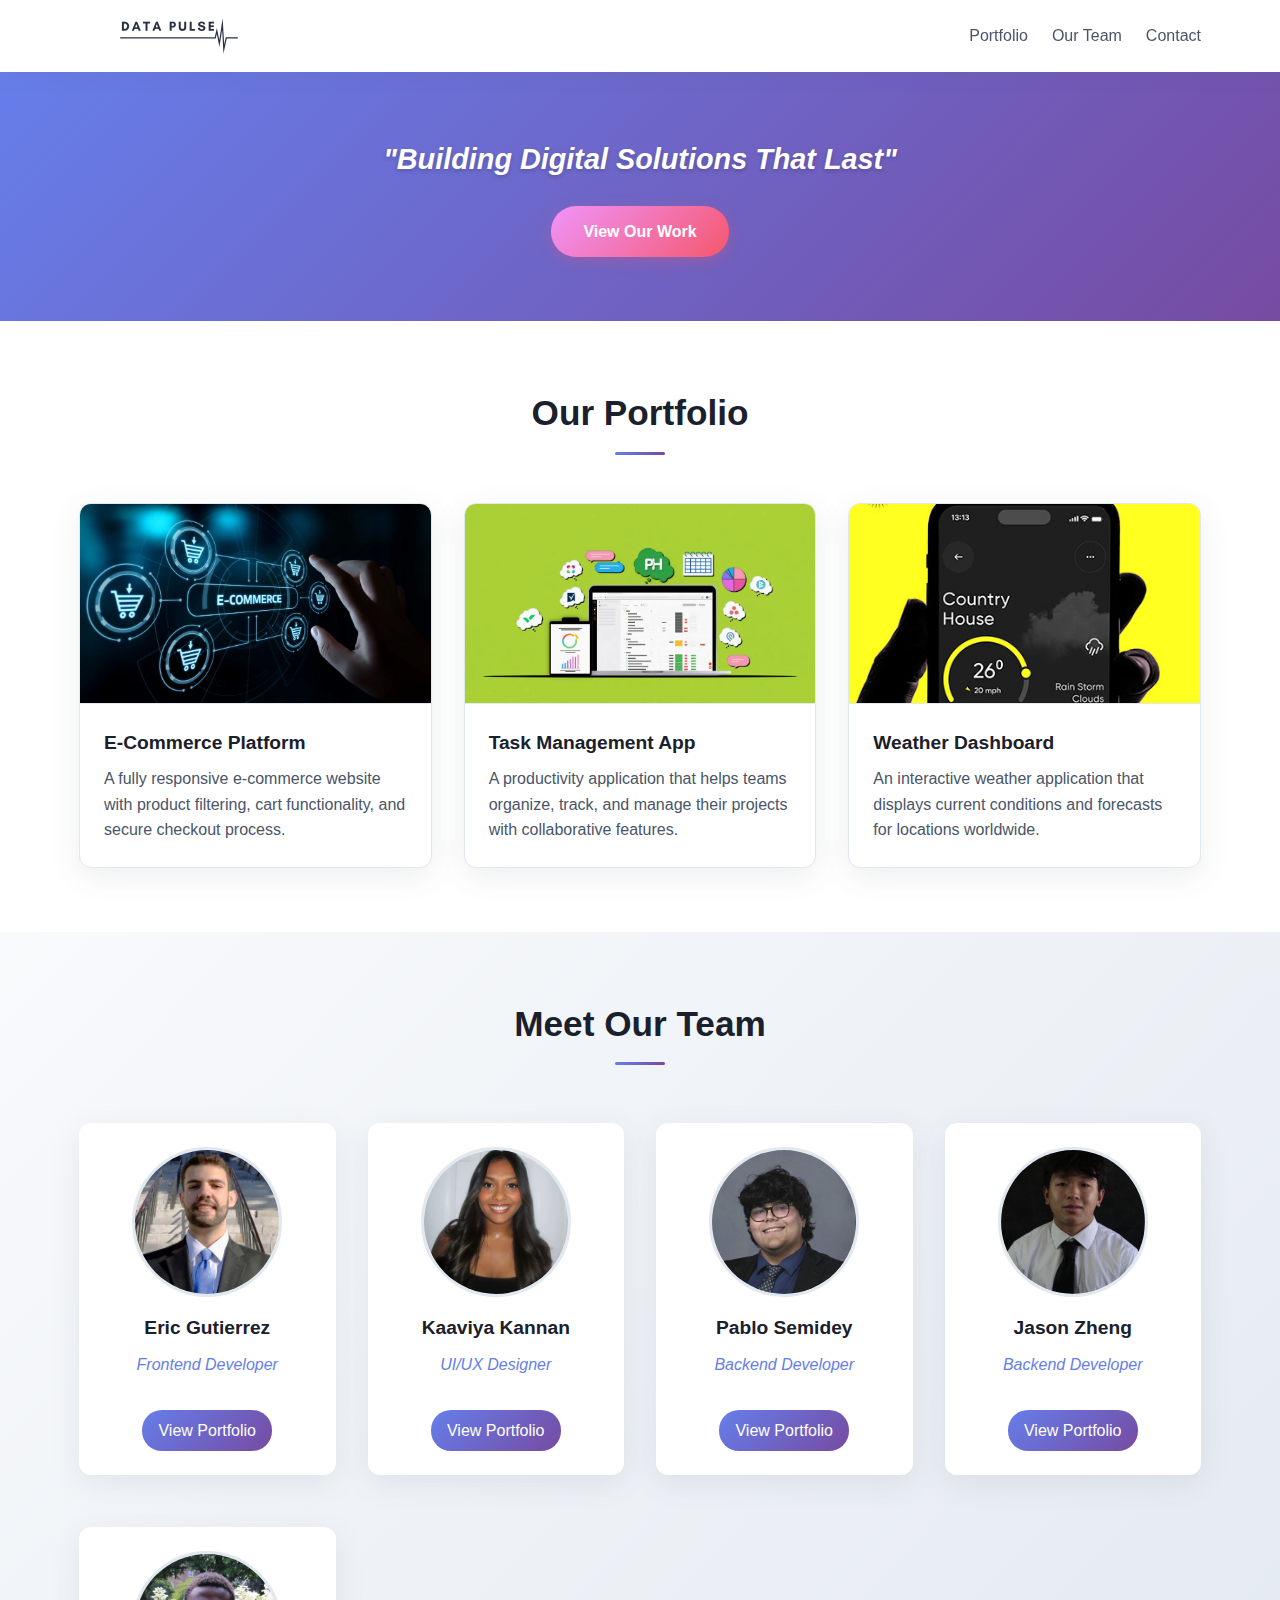
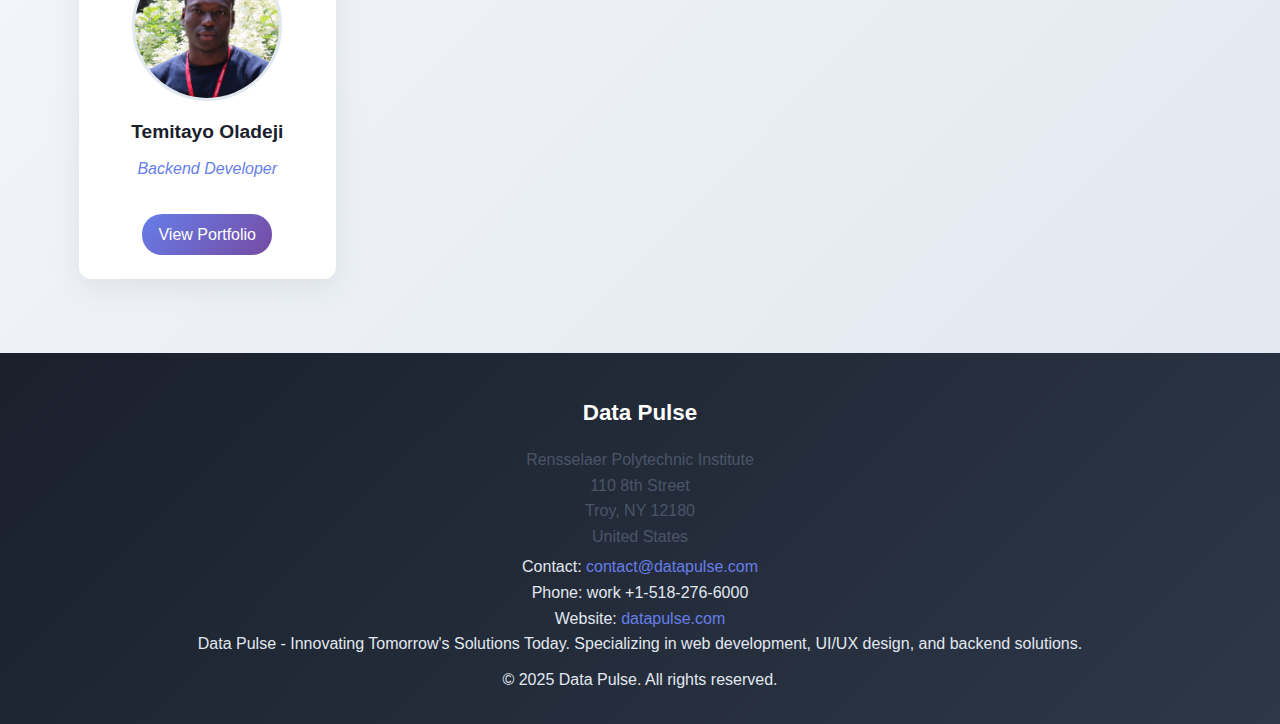
<file: lab1/index.html>
<!DOCTYPE html>
<html lang="en">
<head>
    <meta charset="UTF-8">
    <meta name="viewport" content="width=device-width, initial-scale=1.0">
    <title>Team Portfolio</title>
    <link rel="stylesheet" href="./resources/styles/style.css">
    <script src="./resources/scripts/script.js"></script>
</head>
<body>
  <!-- Header -->
  <header>
    <div class="container">
      <nav>
        <div class="logo-container">
          <div class="logo-placeholder">
            <a href="index.html">
              <img style="object-fit: cover;" src="resources/images/team-logo2.png" alt="Team Logo">
            </a>
          </div>
        </div>            
        <ul class="nav-links"></ul>
      </nav>
    </div>
  </header>

    <!-- Hero Section -->
    <section class="hero">
        <div class="container">
            <h1 class="slogan">"Building Digital Solutions That Last"</h1>
            <a href="#portfolio" class="cta-button">View Our Work</a>
        </div>
    </section>

    <!-- Portfolio Section -->
    <section id="portfolio" class="portfolio">
        <div class="container">
        <h2 class="section-title">Our Portfolio</h2>
        <div class="projects">
            <!-- Project 1 -->
            <div class="project">
            <div class="project-image">
                <img src="./resources/images/ecommerce-platform.webp" alt="E-Commerce Platform Screenshot">
            </div>
            <div class="project-info">
                <h3 class="project-title">E-Commerce Platform</h3>
                <p>A fully responsive e-commerce website with product filtering, cart functionality, and secure checkout process.</p>
            </div>
            </div>
            
            <!-- Project 2 -->
            <div class="project">
            <div class="project-image">
                <img src="./resources/images/task-management-app.webp" alt="Task Management App Screenshot">
            </div>
            <div class="project-info">
                <h3 class="project-title">Task Management App</h3>
                <p>A productivity application that helps teams organize, track, and manage their projects with collaborative features.</p>
            </div>
            </div>
            
            <!-- Project 3 -->
            <div class="project">
            <div class="project-image">
                <img src="./resources/images/weather-dashboard.jpg" alt="Weather Dashboard Screenshot">
            </div>
            <div class="project-info">
                <h3 class="project-title">Weather Dashboard</h3>
                <p>An interactive weather application that displays current conditions and forecasts for locations worldwide.</p>
            </div>
            </div>
        </div>
        </div>
    </section>
  
    <!-- Team Section with hCard microformat -->
    <section id="team" class="team">
        <div class="container">
            <h2 class="section-title">Meet Our Team</h2>
            <div class="team-members">
                <!-- Team Member 1 with hCard -->
                <div class="member vcard">
                    <div class="member-photo">
                        <img class="photo" src="./resources/images/eric-headshot.jpg" alt="Eric Gutierrez Headshot">
                    </div>
                    <h3 class="member-name fn">Eric Gutierrez</h3>
                    <p class="title">Frontend Developer</p>
                    <div class="org" style="display: none;">Data Pulse</div>
                    <div class="email" style="display: none;">
                        <a href="mailto:eric@datapulse.com">eric@datapulse.com</a>
                    </div>
                    <a href="./profiles/gutiee2.html" class="member-link url">View Portfolio</a>
                </div>
                
                <!-- Team Member 2 with hCard -->
                <div class="member vcard">
                    <div class="member-photo photo">
                        <img class="photo" src="./resources/images/kaaviya_headshot.jpeg" alt="Kaaviya Kannan Headshot">
                    </div>
                    <h3 class="member-name fn">Kaaviya Kannan</h3>
                    <p class="title">UI/UX Designer</p>
                    <div class="org" style="display: none;">Data Pulse</div>
                    <div class="email" style="display: none;">
                        <a href="mailto:kaaviya@datapulse.com">kaaviya@datapulse.com</a>
                    </div>
                    <a href="./profiles/kannak.html" class="member-link url">View Portfolio</a>
                </div>
                
                <!-- Team Member 3 with hCard -->
                <div class="member vcard">
                    <div class="member-photo">
                        <img class="photo" src="./resources/images/pablo-headshot.jpg" alt="Pablo Semidey Headshot">
                    </div>
                    <h3 class="member-name fn">Pablo Semidey</h3>
                    <p class="title">Backend Developer</p>
                    <div class="org" style="display: none;">Data Pulse</div>
                    <div class="email" style="display: none;">
                        <a href="mailto:pablo@datapulse.com">pablo@datapulse.com</a>
                    </div>
                    <a href="./profiles/semidp.html" class="member-link url">View Portfolio</a>
                </div>
                
                <!-- Team Member 4 with hCard -->
                <div class="member vcard">
                    <div class="member-photo photo"><img class="photo" src="./resources/images/jason.jpg" alt="Jason Headshot"></div>
                    <h3 class="member-name fn">Jason Zheng</h3>
                    <p class="title">Backend Developer</p>
                    <div class="org" style="display: none;">Data Pulse</div>
                    <div class="email" style="display: none;">
                        <a href="mailto:jason@datapulse.com">jason@datapulse.com</a>
                    </div>
                    <a href="./profiles/zhengj12.html" class="member-link url">View Portfolio</a>
                </div>

                <!-- Team Member 5 with hCard -->
                <div class="member vcard">
                    <div class="member-photo">
                        <img class="photo" src="./resources/images/Temi-headshot.jpg" alt="Temitayo Headshot">
                    </div>
                    <h3 class="member-name fn">Temitayo Oladeji</h3>
                    <p class="title">Backend Developer</p>
                    <div class="org" style="display: none;">Data Pulse</div>
                    <div class="email" style="display: none;">
                        <a href="mailto:temi@datapulse.com">temi@datapulse.com</a>
                    </div>
                    <a href="./profiles/oladet.html" class="member-link url">View Portfolio</a>
                </div>
            </div>
        </div>
    </section>

    <!-- Footer with Team hCard -->
    <footer id="contact">
        <div class="container">
            <div class="vcard">
                <h3 class="fn org">Data Pulse</h3>
                <div class="adr">
                    <div class="street-address">Rensselaer Polytechnic Institute</div>
                    <div class="extended-address">110 8th Street</div>
                    <span class="locality">Troy</span>, 
                    <span class="region">NY</span> 
                    <span class="postal-code">12180</span>
                    <div class="country-name">United States</div>
                </div>
                <div class="email">
                    Contact: <a href="mailto:contact@datapulse.com">contact@datapulse.com</a>
                </div>
                <div class="tel">
                    Phone: <span class="type">work</span> <span class="value">+1-518-276-6000</span>
                </div>
                <div class="url">
                    Website: <a href="https://datapulse.com">datapulse.com</a>
                </div>
                <div class="note">
                    Data Pulse - Innovating Tomorrow's Solutions Today. Specializing in web development, UI/UX design, and backend solutions.
                </div>
            </div>
            <p>&copy; 2025 Data Pulse. All rights reserved.</p>
        </div>
    </footer>
</body>
</html>
</file>
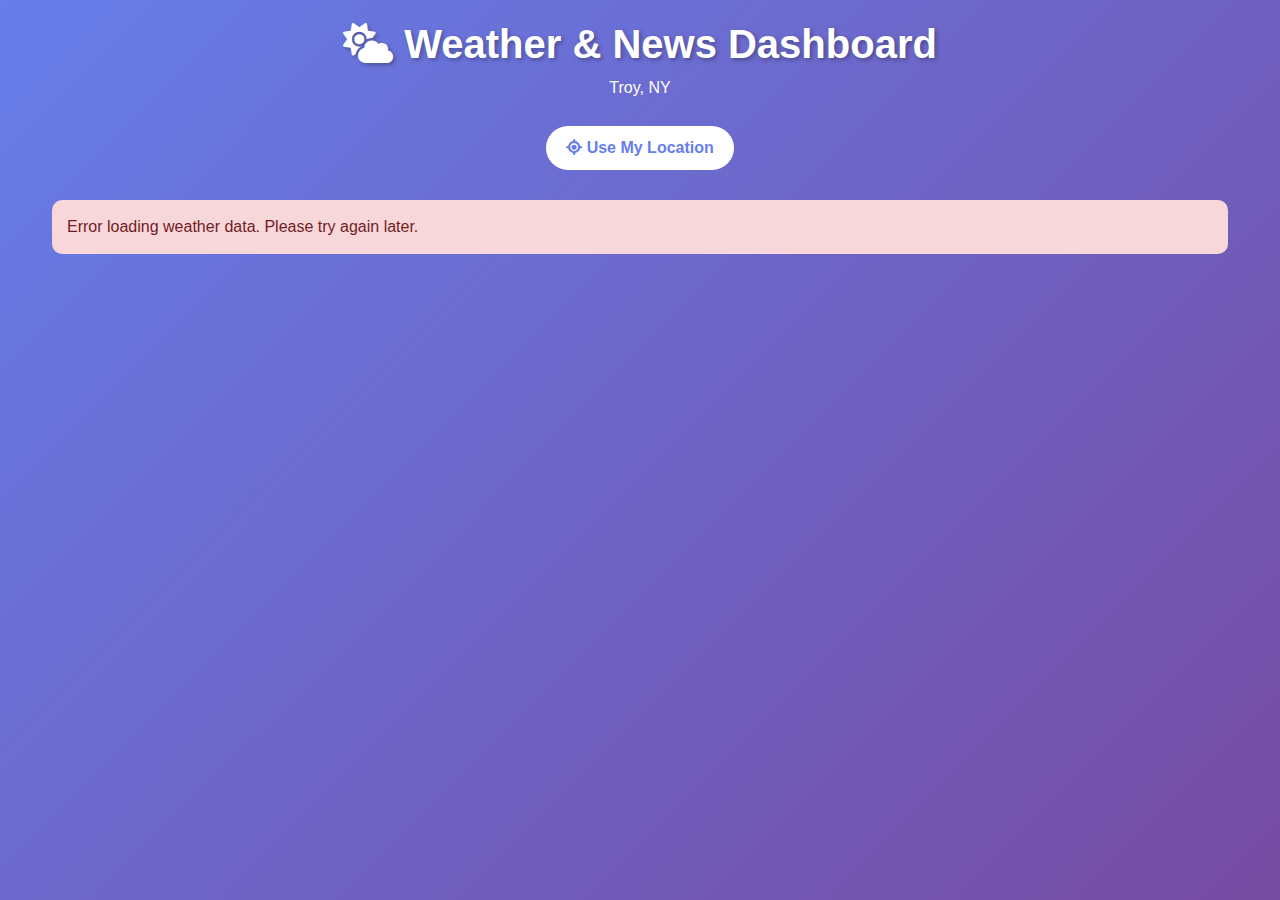
<file: lab4/index.html>
<!DOCTYPE html>
<html lang="en">
<head>
    <meta charset="UTF-8">
    <meta name="viewport" content="width=device-width, initial-scale=1.0">
    <title>Weather & News Dashboard - Troy, NY</title>
    <link href="https://cdn.jsdelivr.net/npm/bootstrap@5.3.0/dist/css/bootstrap.min.css" rel="stylesheet">
    <link rel="stylesheet" href="https://cdnjs.cloudflare.com/ajax/libs/font-awesome/6.4.0/css/all.min.css">
    <link rel="stylesheet" href="resources/styles.css">
</head>
<body>
    <div class="container">
        <div class="header">
            <h1><i class="fas fa-cloud-sun"></i> Weather & News Dashboard</h1>
            <p id="location-name">Troy, NY</p>
            <button class="location-btn" onclick="useGeolocation()">
                <i class="fas fa-location-crosshairs"></i> Use My Location
            </button>
        </div>
        
        <div id="loading" class="loading">
            <i class="fas fa-spinner fa-spin"></i> Loading data...
        </div>
        
        <div id="content" style="display: none;">
            <div class="weather-card">
                <h2 style="color: #667eea; margin-bottom: 20px;"><i class="fas fa-cloud-sun"></i> Current Weather</h2>
                <div class="current-weather">
                    <div class="weather-main">
                        <div id="weather-icon" class="weather-icon"></div>
                        <div>
                            <div id="temperature" class="temperature"></div>
                            <div id="description" style="font-size: 1.5rem; color: #666;"></div>
                        </div>
                    </div>
                </div>
                
                <div class="weather-details" id="weather-details"></div>
                
                <div class="forecast" id="forecast"></div>
            </div>
            
            <div class="news-section">
                <h2><i class="fas fa-newspaper"></i> Latest Local News</h2>
                <div id="news-container"></div>
            </div>
        </div>
        
        <div id="error" class="error" style="display: none;"></div>
    </div>

    <script src="https://code.jquery.com/jquery-3.6.0.min.js"></script>
    <script src="resources/script.js"></script>
</body>
</html>
</file>
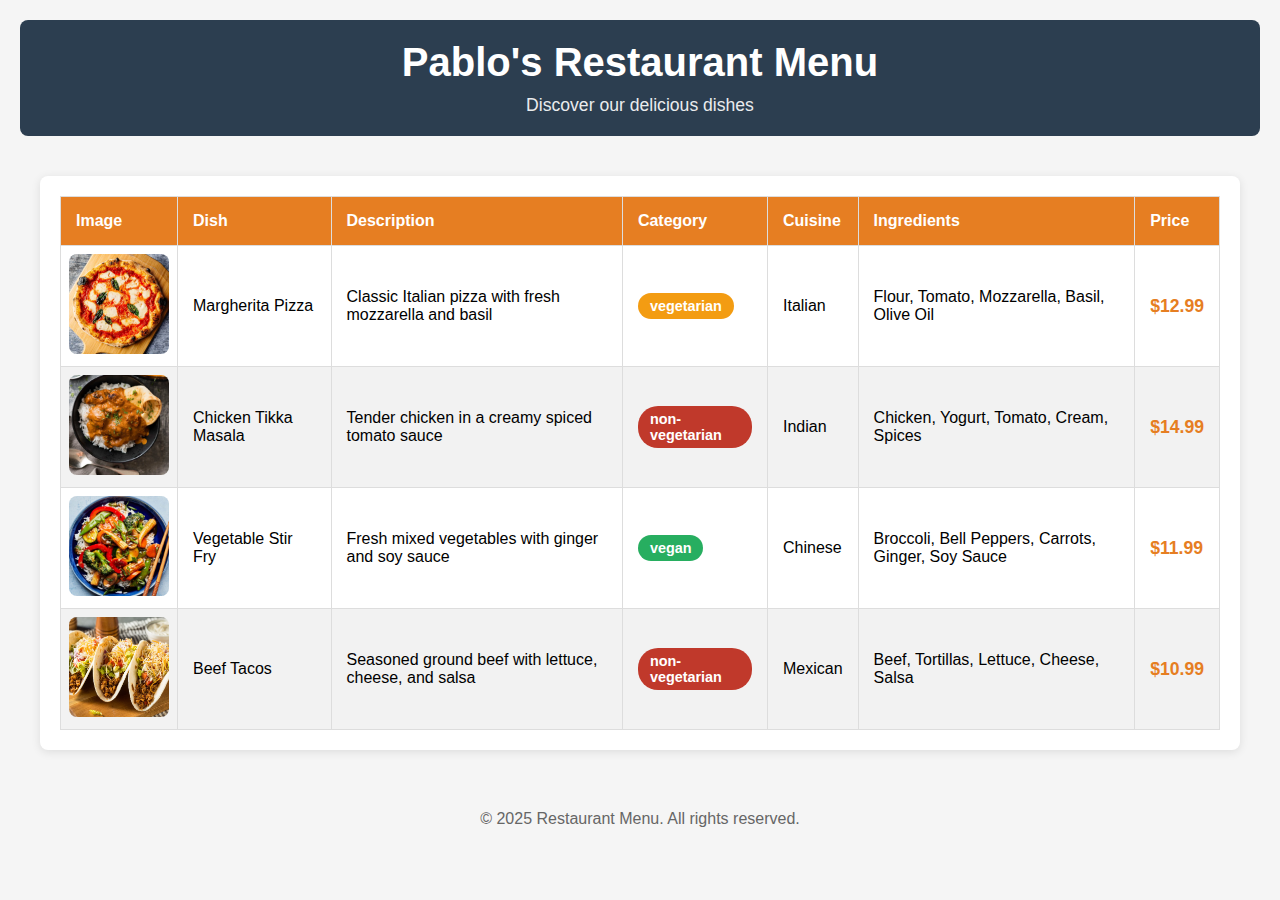
<file: quiz-PabloSemidey-semidp/my-restaurant/index.html>
<!DOCTYPE html>
<html lang="en">
<head>
    <meta charset="UTF-8">
    <meta name="viewport" content="width=device-width, initial-scale=1.0">
    <title>Pablo's Restaurant Menu</title>
    <link rel="stylesheet" href="resources/css/style.css">
</head>
<body>
    <header>
        <h1>Pablo's Restaurant Menu</h1>
        <p>Discover our delicious dishes</p>
    </header>

    <main>
        <div id="loading">Loading menu...</div>
        <table id="menuTable">
            <thead>
                <tr>
                    <th>Image</th>
                    <th>Dish</th>
                    <th>Description</th>
                    <th>Category</th>
                    <th>Cuisine</th>
                    <th>Ingredients</th>
                    <th>Price</th>
                </tr>
            </thead>
            <tbody id="menuBody">
            </tbody>
        </table>
    </main>

    <footer>
        <p>&copy; 2025 Restaurant Menu. All rights reserved.</p>
    </footer>

    <script src="resources/js/ajax.js"></script>
</body>
</html>
</file>
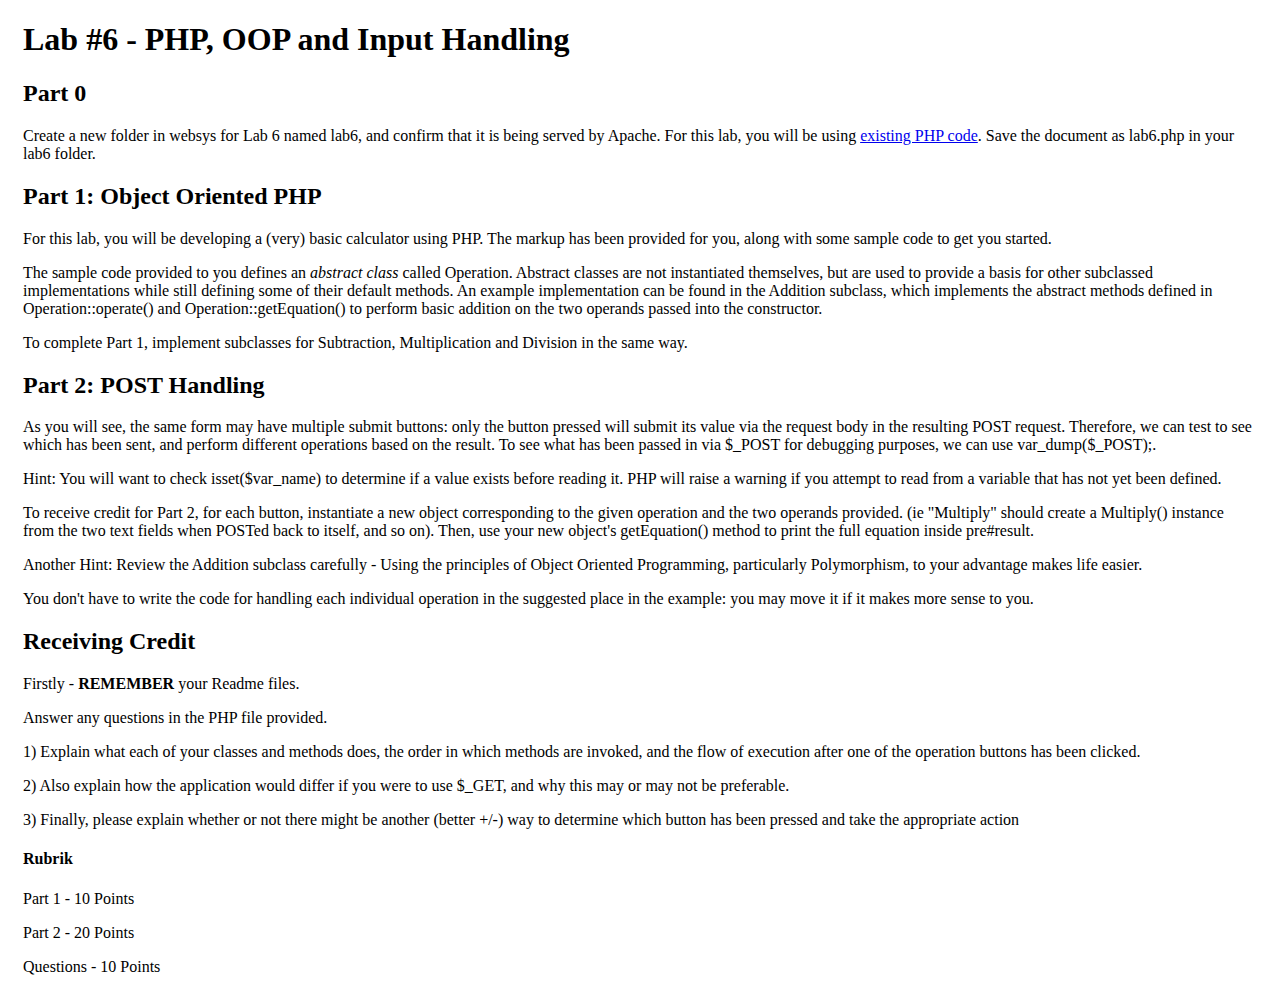
<file: lab6/Lab6.html>
﻿<!DOCTYPE html>
<html>
    <head>
        <title>WebSys - Lab 6</title>
    </head>
    <body>
        <div style="margin:15px" class="column" id="content">
            <div class="section">
                <h1 class="title" id="page-title">Lab #6 - PHP, OOP and Input Handling</h1>
                <div class="content clearfix">
                    <div class="field field-name-body field-type-text-with-summary field-label-hidden">
                        <div class="field-items">
                            <div class="field-item even">
                                <h2>Part 0</h2>
                                <p>Create a new folder in websys for Lab 6 named lab6, and confirm that it is being served by Apache. For this lab, you will be using <a href="lab6start.php">existing PHP code</a>. Save the document as lab6.php in your lab6 folder.</p>
                                <h2>Part 1: Object Oriented PHP</h2>
                                <p>For this lab, you will be developing a (very) basic calculator using PHP. The markup has been provided for you, along with some sample code to get you started.</p>
                                <p>The sample code provided to you defines an <em>abstract class</em> called Operation. Abstract classes are not instantiated themselves, but are used to provide a basis for other subclassed implementations while still defining some of their default methods. An example implementation can be found in the Addition subclass, which implements the abstract methods defined in Operation::operate() and Operation::getEquation() to perform basic addition on the two operands passed into the constructor.</p>
                                <p>To complete Part 1, implement subclasses for Subtraction, Multiplication and Division in the same way.</p>
                                <h2>Part 2: POST Handling</h2>
                                <p>As you will see, the same form may have multiple submit buttons: only the button pressed will submit its value via the request body in the resulting POST request. Therefore, we can test to see which has been sent, and perform different operations based on the result. To see what has been passed in via $_POST for debugging purposes, we can use var_dump($_POST);.</p>
                                <p>Hint: You will want to check isset($var_name) to determine if a value exists before reading it. PHP will raise a warning if you attempt to read from a variable that has not yet been defined.</p>
                                <p>To receive credit for Part 2, for each button, instantiate a new object corresponding to the given operation and the two operands provided.  (ie "Multiply" should create a Multiply() instance from the two text fields when POSTed back to itself, and so on). Then, use your new object's getEquation() method to print the full equation inside pre#result.</p>
                                <p>Another Hint: Review the Addition subclass carefully - Using the principles of Object Oriented Programming, particularly Polymorphism, to your advantage makes life easier.</p>
                                <p>You don't have to write the code for handling each individual operation in the suggested place in the example: you may move it if it makes more sense to you.</p>
                                <h2>Receiving Credit</h2>
                                <p>Firstly - <strong>REMEMBER</strong> your Readme files.</p>
                                <p>Answer any questions in the PHP file provided.
                                <p>1) Explain what each of your classes and methods does, the order in which methods are invoked, and the flow of execution after one of the operation buttons has been clicked.</p>
                                <p>2) Also explain how the application would differ if you were to use $_GET, and why this may or may not be preferable.</p>
                                <p>3) Finally, please explain whether or not there might be another (better +/-) way to determine which button has been pressed and take the appropriate action</p>
                                <div>
                                    <h4>Rubrik</h4>
                                    <ul style="list-style-type: none; padding: 0">
                                        <li><p>Part 1 - 10 Points</p></li>
                                        <li><p>Part 2 - 20 Points</p></li>
                                        <li><p>Questions - 10 Points</p></li>
                                    </ul>
                                </div>
                            </div>
                        </div>
                    </div>
                </div>
            </div>
        </div>
    </body>
</html>
</file>
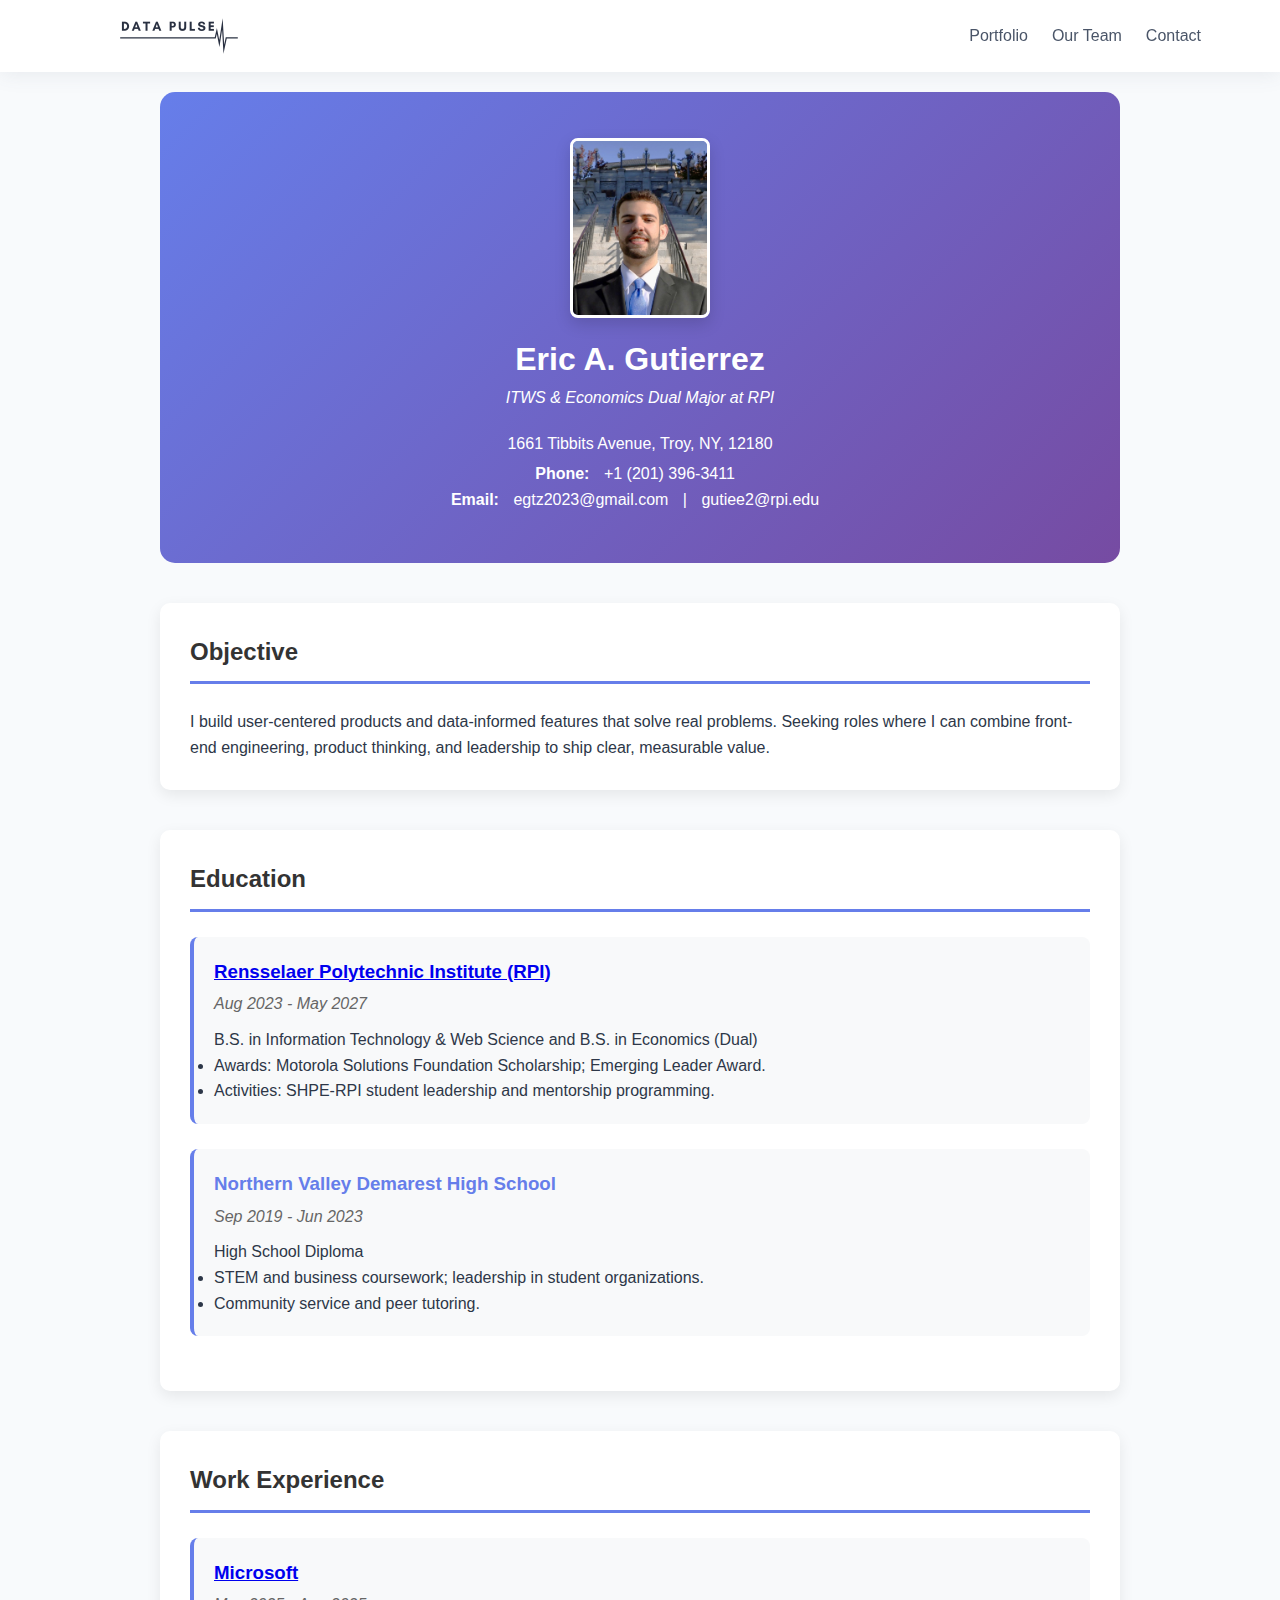
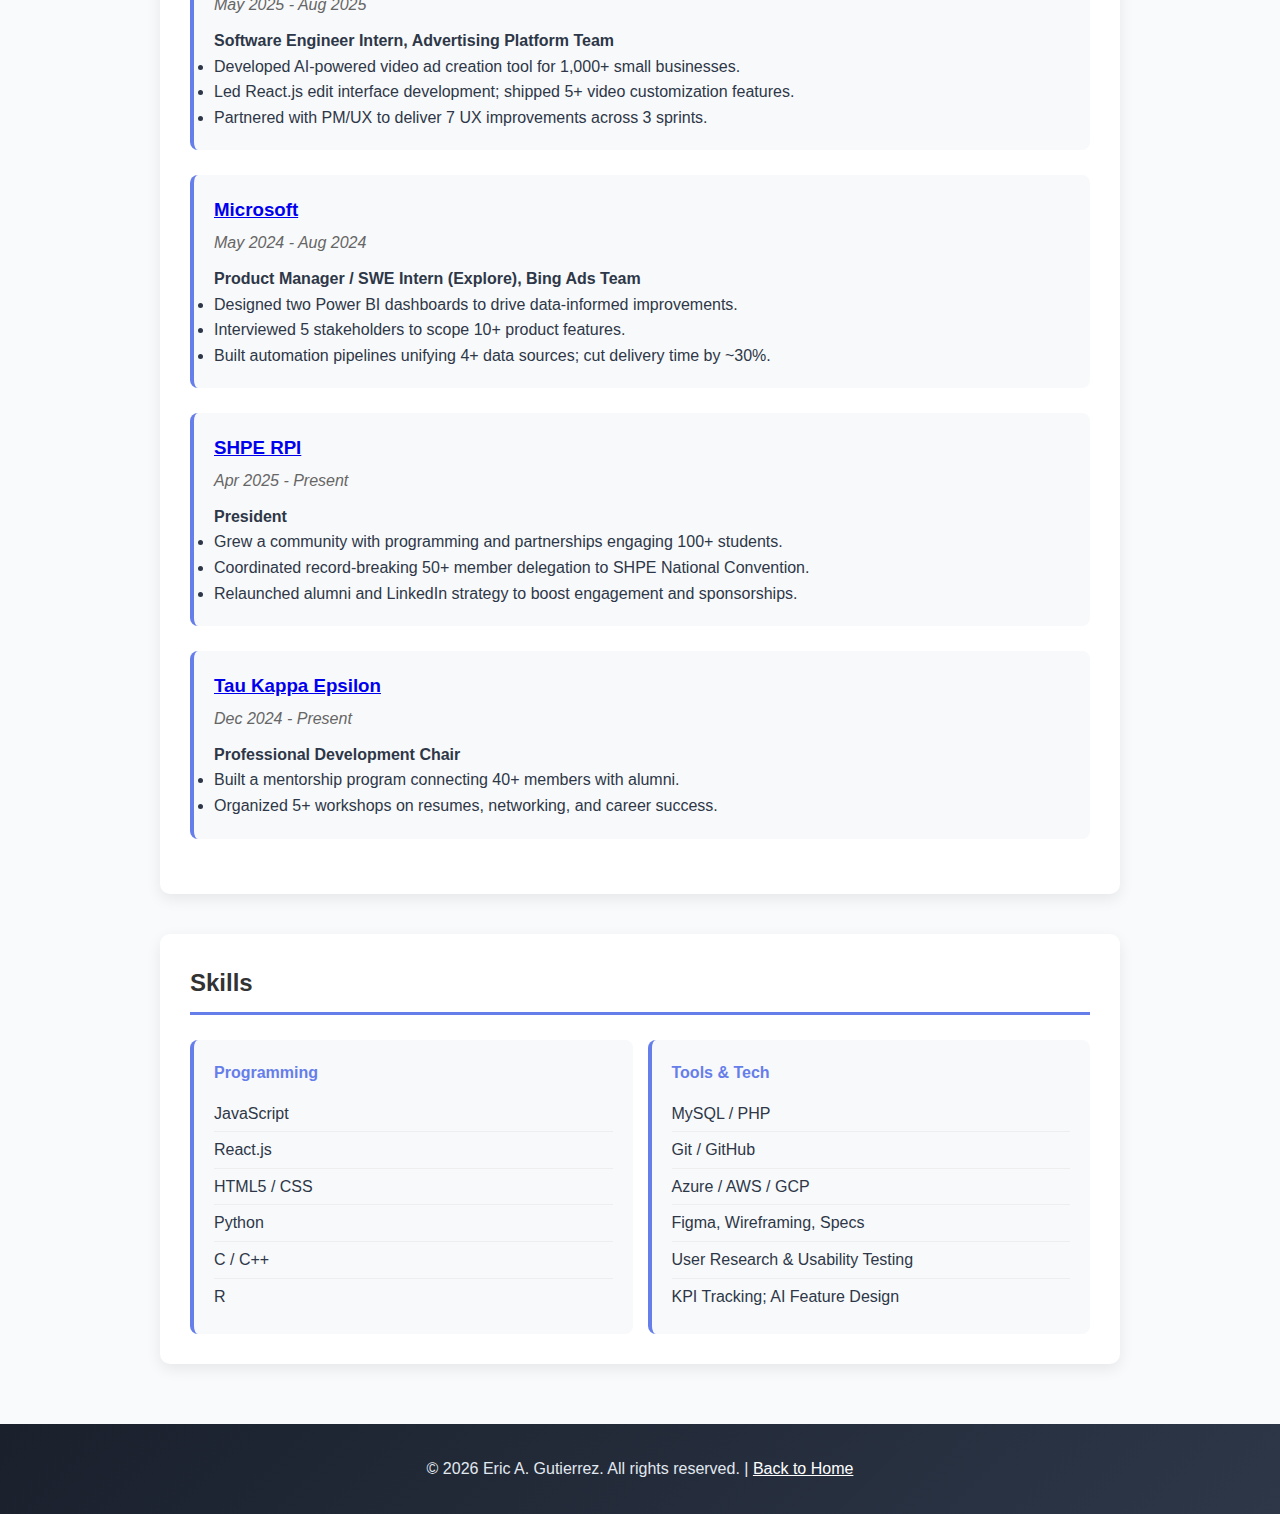
<file: lab1/profiles/gutiee2.html>
<!DOCTYPE html>
<html lang="en">
<head>
  <meta charset="UTF-8" />
  <meta name="viewport" content="width=device-width, initial-scale=1.0"/>
  <title>Eric A. Gutierrez | Resume</title>
  <link rel="stylesheet" href="../resources/styles/style.css" />
  <script src="../resources/scripts/script.js" defer></script>
  <meta name="description" content="Résumé page for Eric A. Gutierrez" />
</head>
<body>
  <!-- Header -->
  <header>
    <div class="container">
      <nav>
        <div class="logo-container">
          <div class="logo-placeholder">
            <a href="../index.html">
              <img style="object-fit: cover;" src="../resources/images/team-logo2.png" alt="Team Logo">
            </a>
          </div>
        </div>            
        <ul class="nav-links"></ul>
      </nav>
    </div>
  </header>

  <!-- Resume Content with hCard Microformat -->
  <div class="portfolio-container vcard">
    <!-- Profile Header -->
    <div class="profile-header white-profile">
      <div class="profile-photo headshot">
        <img src="../resources/images/eric-headshot.jpg" alt="Portrait of Eric A. Gutierrez">
      </div>
      <h1 class="fn">Eric A. Gutierrez</h1>
      <div class="title">ITWS &amp; Economics Dual Major at RPI</div>
      <div class="org hidden">Team Legacy</div>
      
      <!-- Contact Info -->
      <div class="contact-info">
        <div class="adr">
          1661 Tibbits Avenue, Troy, NY, 12180
        </div>
        <div class="tel">
          <strong>Phone:</strong> 
          <a href="tel:+12013963411" class="value">+1 (201) 396-3411</a>
        </div>
        <div class="email">
          <strong>Email:</strong> 
          <a href="mailto:egtz2023@gmail.com">egtz2023@gmail.com</a> | 
          <a href="mailto:gutiee2@rpi.edu">gutiee2@rpi.edu</a>
        </div>
      </div>
    </div>
    

    <!-- Objective -->
    <div class="section">
      <h2>Objective</h2>
      <p>
        I build user-centered products and data-informed features that solve real problems.
        Seeking roles where I can combine front-end engineering, product thinking, and
        leadership to ship clear, measurable value.
      </p>
    </div>

    <!-- Education -->
    <div class="section">
      <h2>Education</h2>

      <div class="education-item">
        <h3><a href="https://www.rpi.edu/" target="_blank">Rensselaer Polytechnic Institute (RPI)</a></h3>
        <div class="date-range">Aug 2023 - May 2027</div>
        <p>B.S. in Information Technology &amp; Web Science and B.S. in Economics (Dual)</p>
        <ul>
          <li>Awards: Motorola Solutions Foundation Scholarship; Emerging Leader Award.</li>
          <li>Activities: SHPE-RPI student leadership and mentorship programming.</li>
        </ul>
      </div>

      <div class="education-item">
        <h3>Northern Valley Demarest High School</h3>
        <div class="date-range">Sep 2019 - Jun 2023</div>
        <p>High School Diploma</p>
        <ul>
          <li>STEM and business coursework; leadership in student organizations.</li>
          <li>Community service and peer tutoring.</li>
        </ul>
      </div>
    </div>

    <!-- Work Experience -->
    <div class="section">
      <h2>Work Experience</h2>

      <div class="experience-item">
        <h3><a href="https://www.microsoft.com/" target="_blank">Microsoft</a></h3>
        <div class="date-range">May 2025 - Aug 2025</div>
        <p><strong>Software Engineer Intern, Advertising Platform Team</strong></p>
        <ul>
          <li>Developed AI-powered video ad creation tool for 1,000+ small businesses.</li>
          <li>Led React.js edit interface development; shipped 5+ video customization features.</li>
          <li>Partnered with PM/UX to deliver 7 UX improvements across 3 sprints.</li>
        </ul>
      </div>

      <div class="experience-item">
        <h3><a href="https://www.microsoft.com/" target="_blank">Microsoft</a></h3>
        <div class="date-range">May 2024 - Aug 2024</div>
        <p><strong>Product Manager / SWE Intern (Explore), Bing Ads Team</strong></p>
        <ul>
          <li>Designed two Power BI dashboards to drive data-informed improvements.</li>
          <li>Interviewed 5 stakeholders to scope 10+ product features.</li>
          <li>Built automation pipelines unifying 4+ data sources; cut delivery time by ~30%.</li>
        </ul>
      </div>

      <div class="experience-item">
        <h3><a href="https://shpe.org/" target="_blank">SHPE RPI</a></h3>
        <div class="date-range">Apr 2025 - Present</div>
        <p><strong>President</strong></p>
        <ul>
          <li>Grew a community with programming and partnerships engaging 100+ students.</li>
          <li>Coordinated record-breaking 50+ member delegation to SHPE National Convention.</li>
          <li>Relaunched alumni and LinkedIn strategy to boost engagement and sponsorships.</li>
        </ul>
      </div>

      <div class="experience-item">
        <h3><a href="https://www.tke.org/" target="_blank">Tau Kappa Epsilon</a></h3>
        <div class="date-range">Dec 2024 - Present</div>
        <p><strong>Professional Development Chair</strong></p>
        <ul>
          <li>Built a mentorship program connecting 40+ members with alumni.</li>
          <li>Organized 5+ workshops on resumes, networking, and career success.</li>
        </ul>
      </div>
    </div>

    <!-- Skills -->
    <div class="section">
      <h2>Skills</h2>
      <div class="skills-grid">
        <div class="skill-category">
          <h4>Programming</h4>
          <ul class="skill-list">
            <li>JavaScript</li>
            <li>React.js</li>
            <li>HTML5 / CSS</li>
            <li>Python</li>
            <li>C / C++</li>
            <li>R</li>
          </ul>
        </div>
        <div class="skill-category">
          <h4>Tools & Tech</h4>
          <ul class="skill-list">
            <li>MySQL / PHP</li>
            <li>Git / GitHub</li>
            <li>Azure / AWS / GCP</li>
            <li>Figma, Wireframing, Specs</li>
            <li>User Research &amp; Usability Testing</li>
            <li>KPI Tracking; AI Feature Design</li>
          </ul>
        </div>
      </div>
    </div>
  </div>

  <!-- Footer -->
  <footer>
    <div class="container">
      <p>© <span id="year"></span> Eric A. Gutierrez. All rights reserved. |
        <a href="../index.html" style="color:white; text-decoration:underline;">Back to Home</a>
      </p>
    </div>
    <script>
      document.getElementById('year').textContent = new Date().getFullYear();
    </script>
  </footer>
</body>
</html>
</file>
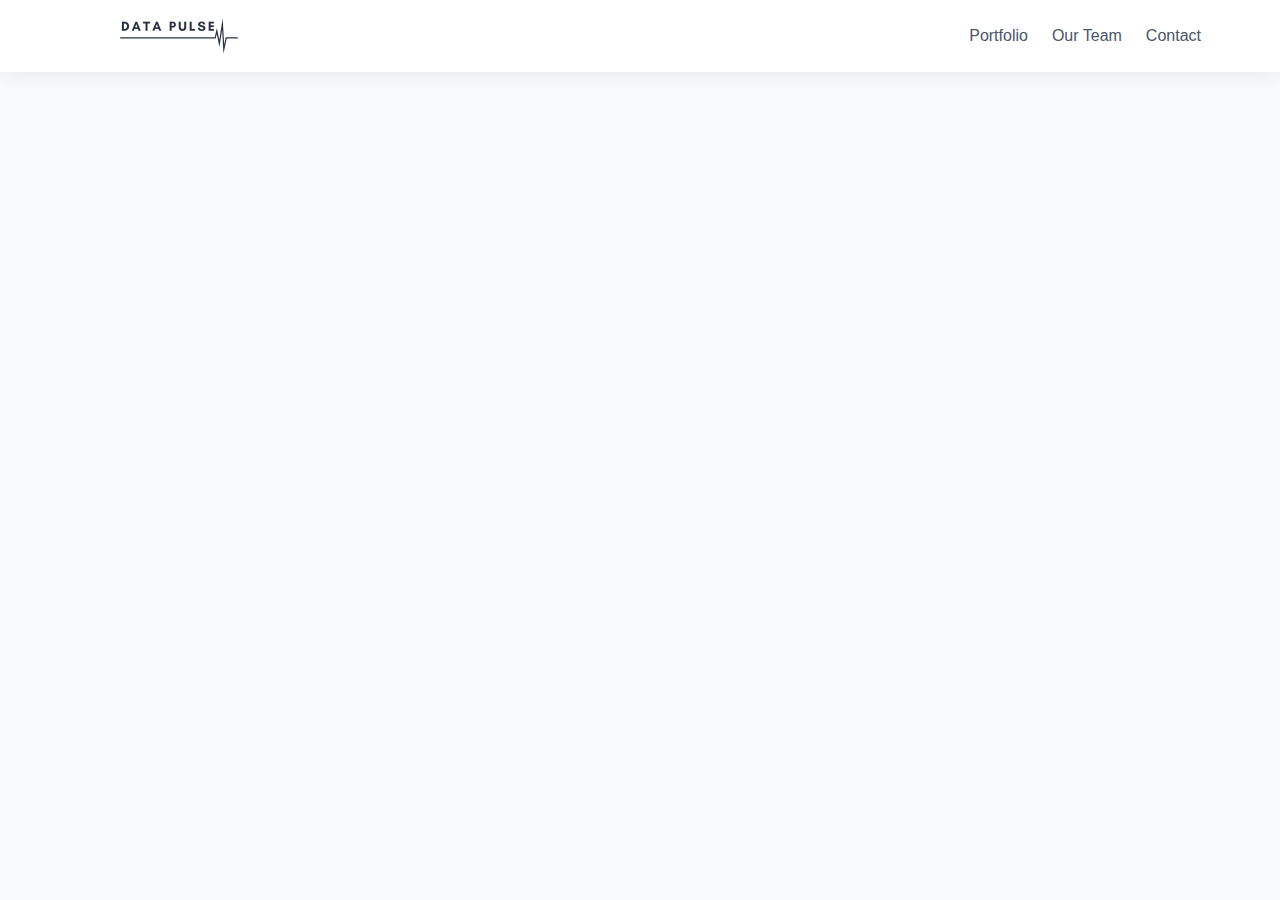
<file: lab1/profiles/kannak.html>
<!DOCTYPE html>
<html lang="en">

<head>
   <meta charset="UTF-8">
   <meta name="viewport" content="width=device-width, initial-scale=1.0">
   <title>Document</title>
   <link rel="stylesheet" href="../resources/styles/style.css">
   <script src="../resources/scripts/script.js"></script>
</head>

<body>
  <!-- Header -->
  <header>
    <div class="container">
      <nav>
        <div class="logo-container">
          <div class="logo-placeholder">
            <a href="../index.html">
              <img style="object-fit: cover;" src="../resources/images/team-logo2.png" alt="Team Logo">
            </a>
          </div>
        </div>            
        <ul class="nav-links"></ul>
      </nav>
    </div>
  </header>

</body>

</html>
</file>
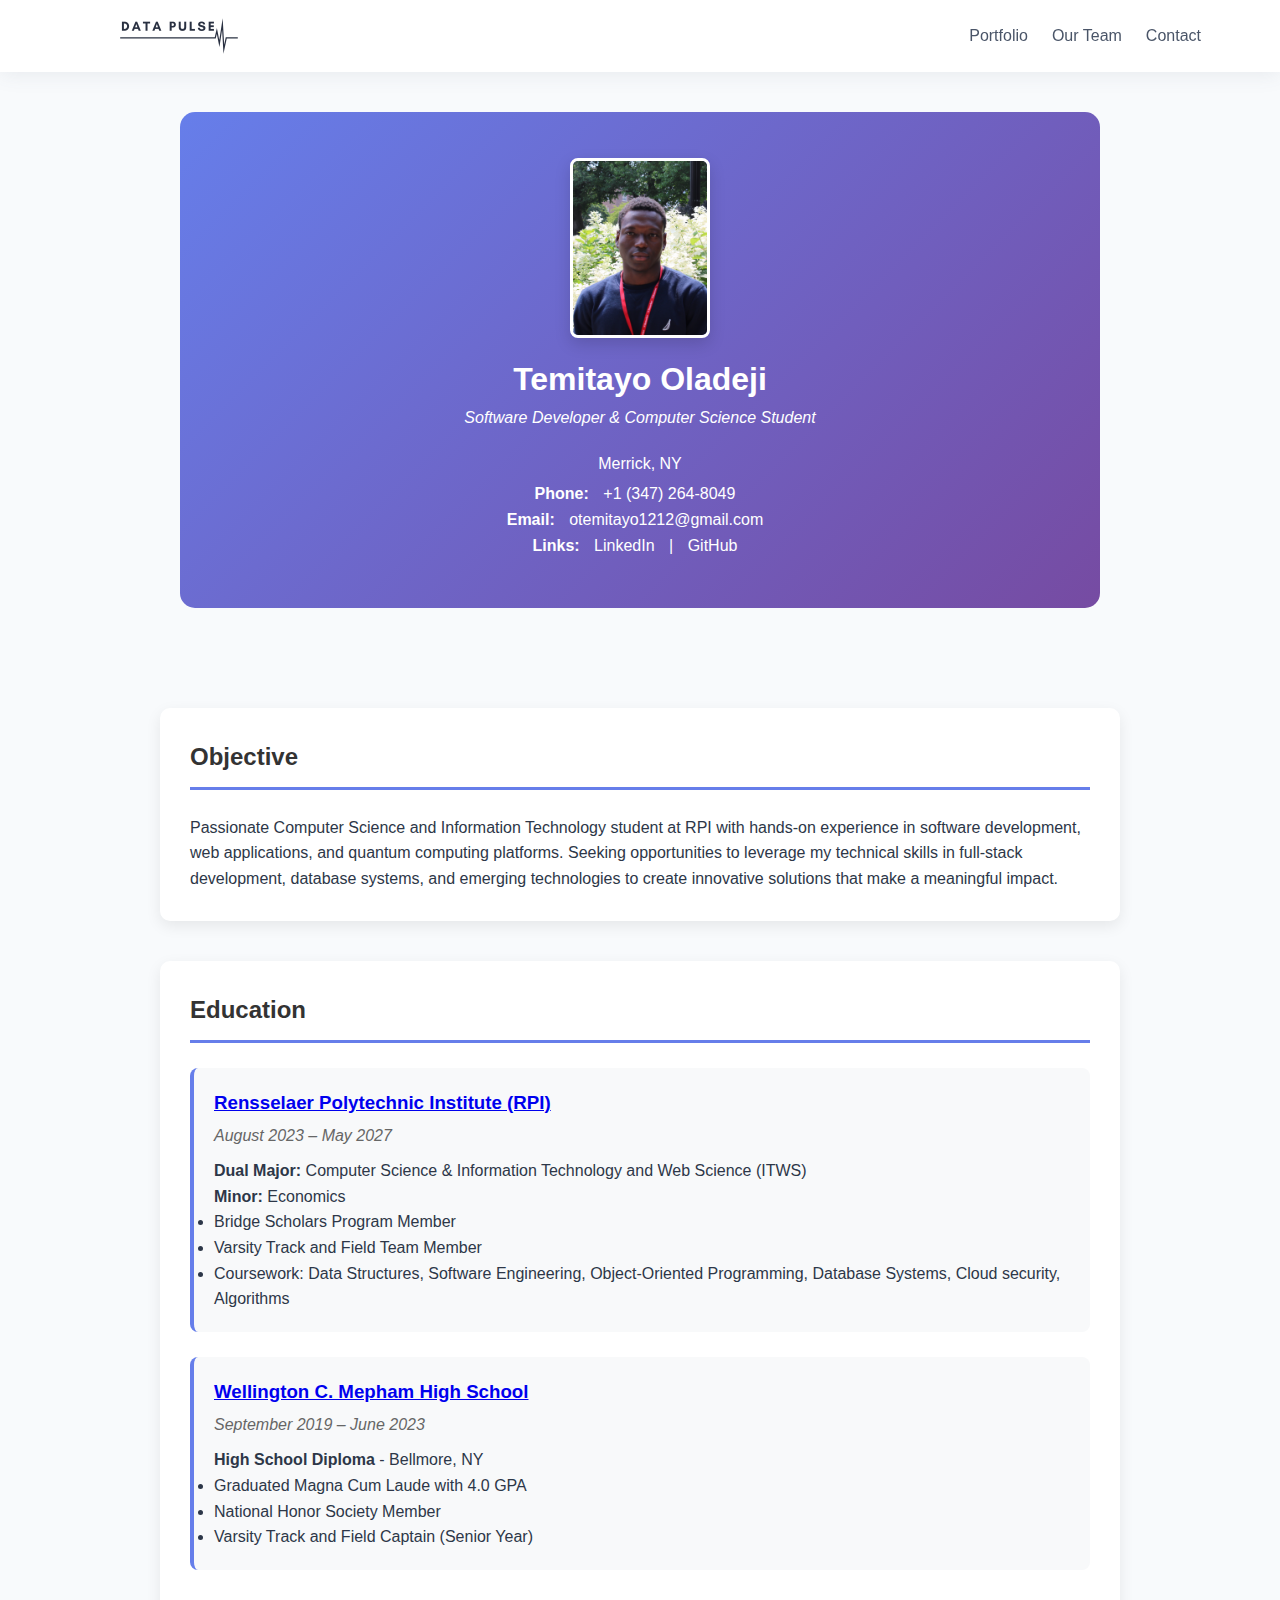
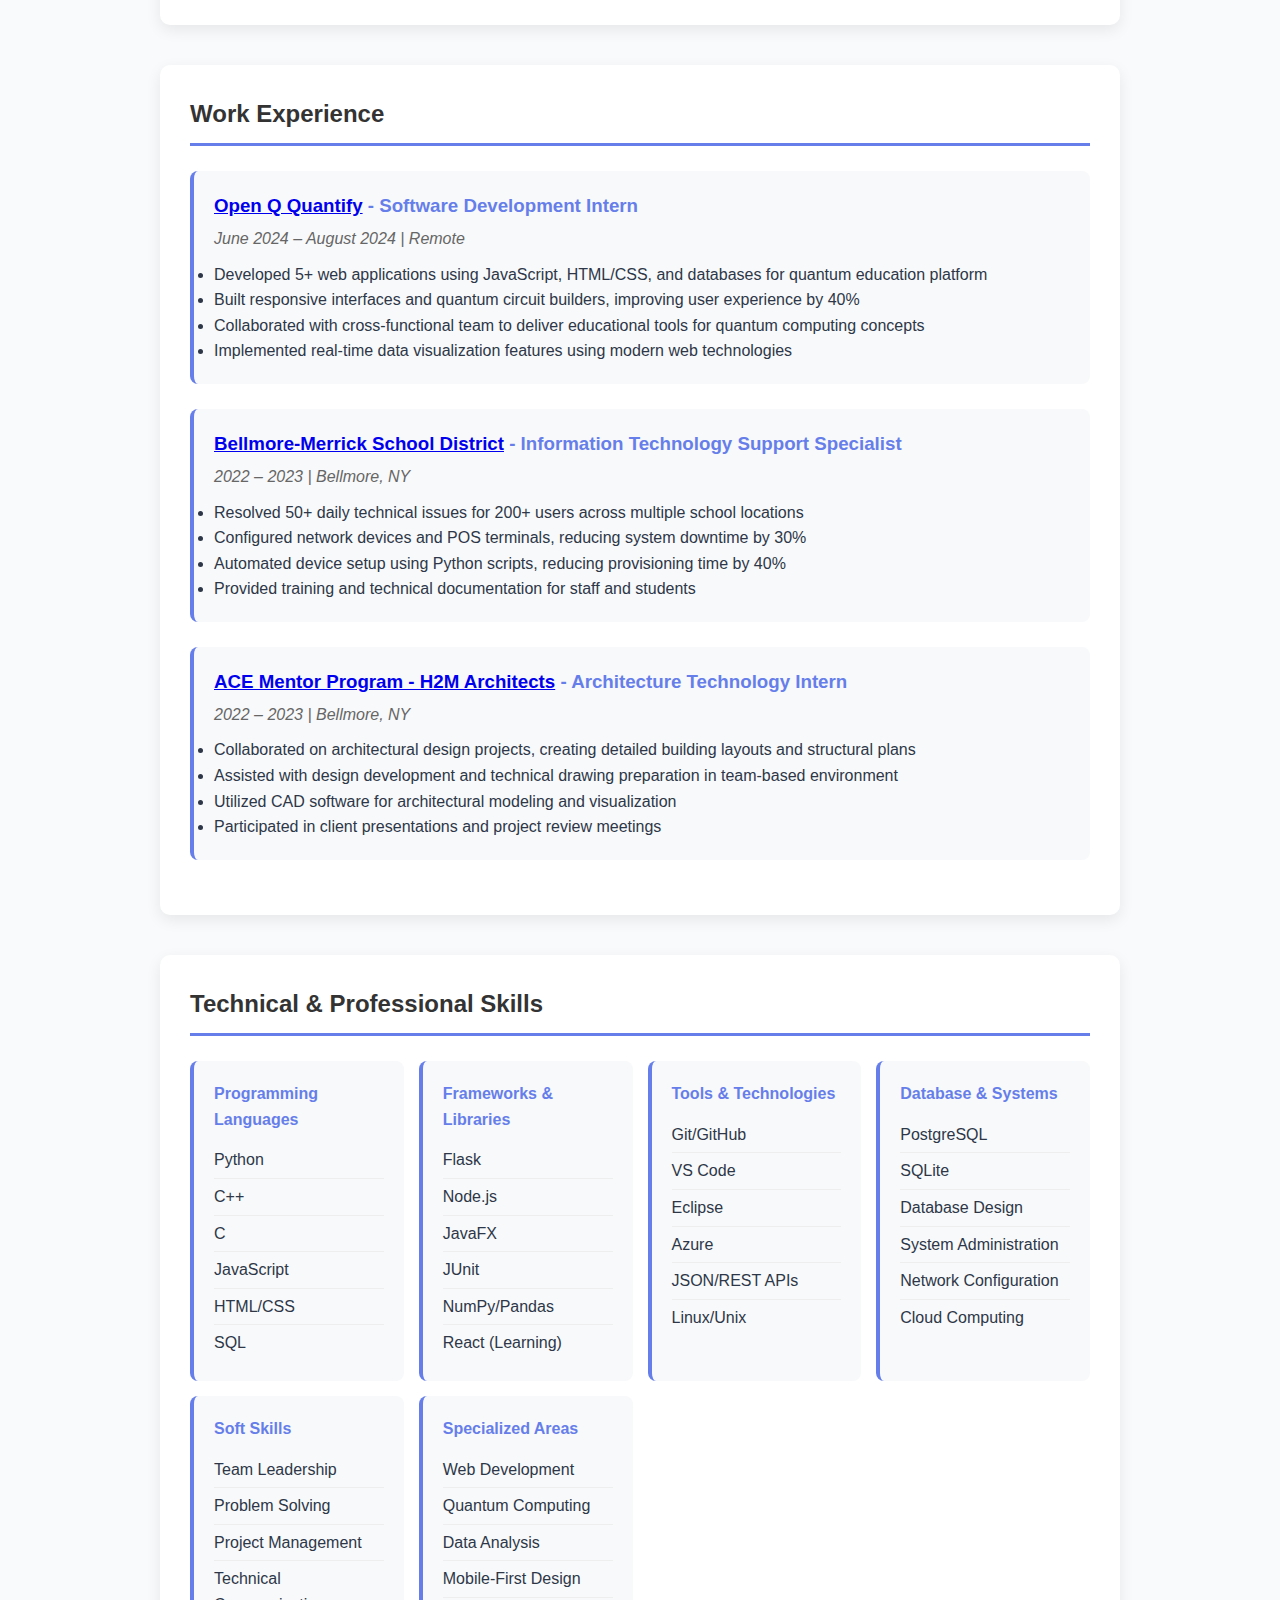
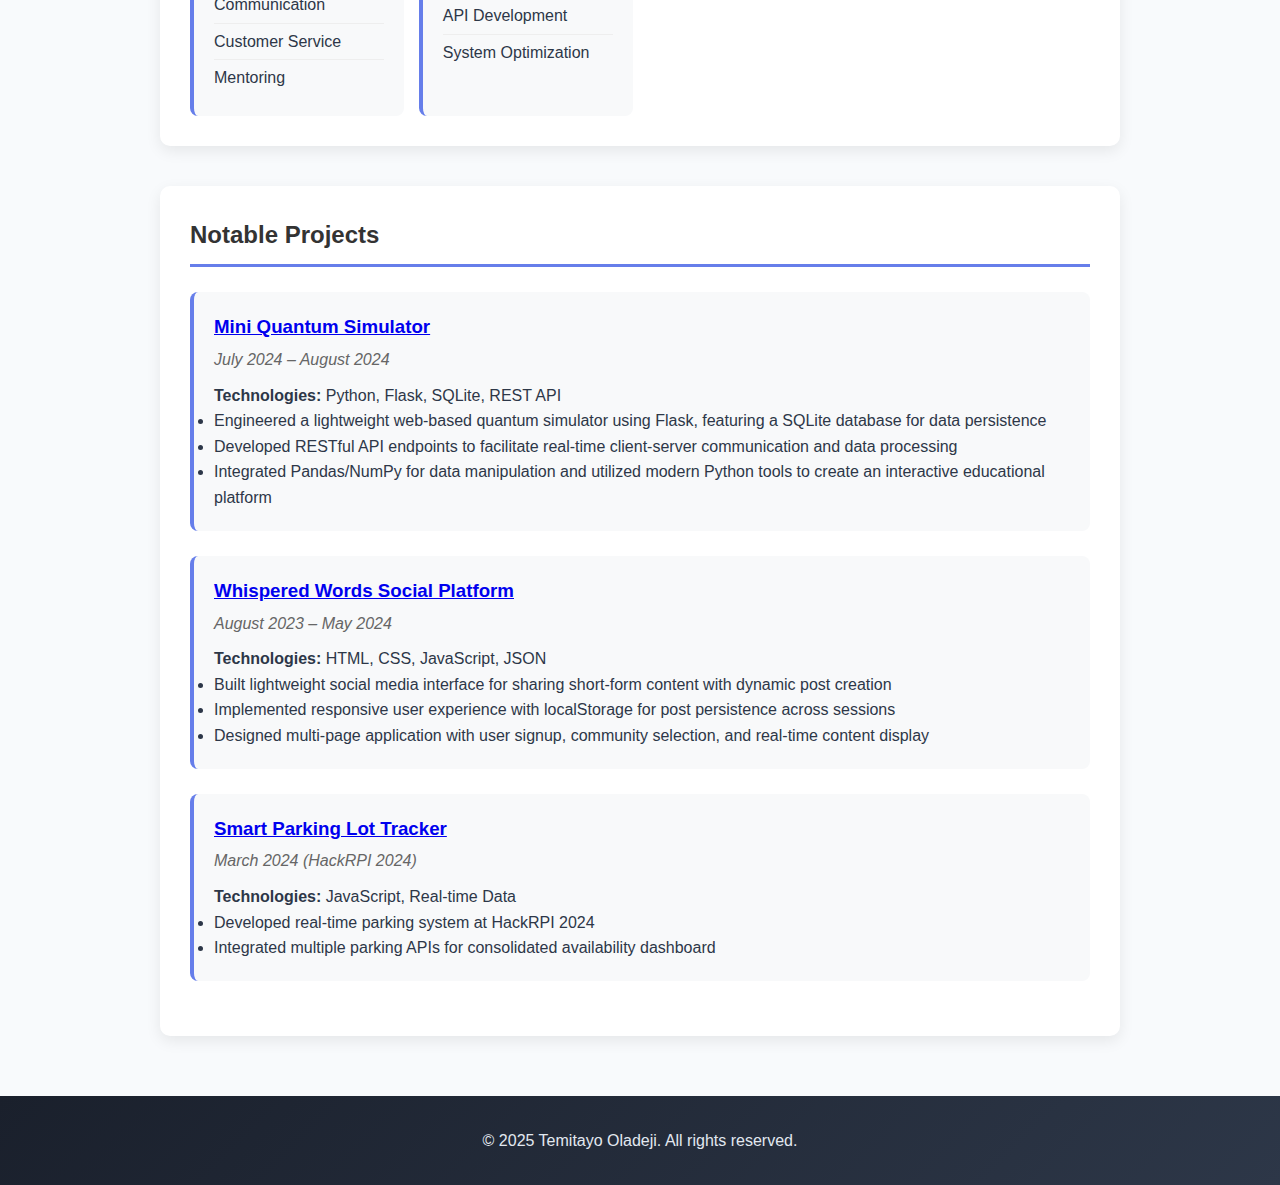
<file: lab1/profiles/oladet.html>
<!DOCTYPE html>
<html lang="en">
<head>
    <meta charset="UTF-8">
    <meta name="viewport" content="width=device-width, initial-scale=1.0">
    <title>Temitayo Oladeji - Portfolio</title>
    <link rel="stylesheet" href="../resources/styles/style.css">
    <script src="../resources/scripts/script.js"></script>
</head>
<body>
  <!-- Header -->
  <header>
    <div class="container">
      <nav>
        <div class="logo-container">
          <div class="logo-placeholder">
            <a href="../index.html">
              <img style="object-fit: cover;" src="../resources/images/team-logo2.png" alt="Team Logo">
            </a>
          </div>
        </div>            
        <ul class="nav-links"></ul>
      </nav>
    </div>
  </header>
    


    <!-- Portfolio Content with hCard Microformat -->
    <div class="portfolio-container vcard">
       <!-- Resume Content with hCard Microformat -->
        <div class="portfolio-container vcard">
            <!-- Profile Header -->
            <div class="profile-header white-profile">
            <div class="profile-photo headshot">
                <img src="../resources/images/Temi-headshot.jpg" alt="Portrait of Temitayo Oladeji">
            </div>
            <h1 class="fn">Temitayo Oladeji</h1>
            <div class="title">Software Developer &amp; Computer Science Student</div>
            <div class="org hidden">Team Legacy</div>
            
            <!-- Contact Info -->
            <div class="contact-info">
                <div class="adr">
                 Merrick, NY
                </div>
                <div class="tel">
                <strong>Phone:</strong> 
                <a href="tel:+13472648049" class="value">+1 (347) 264-8049</a>
                </div>
                <div class="email">
                <strong>Email:</strong> 
                <a href="mailto:otemitayo1212@gmail.com">otemitayo1212@gmail.com</a>
                </div>
                <div class="links">
                <strong>Links:</strong>
                <a href="https://www.linkedin.com/in/temitayo-oladeji-159974250/" target="_blank">LinkedIn</a> | 
                <a href="https://github.com/otemitayo1212" target="_blank">GitHub</a>
                </div>
            </div>
            </div>
        </div>
        

        <!-- Objective Statement -->
        <div class="section">
            <h2>Objective</h2>
            <p class="note">Passionate Computer Science and Information Technology student at RPI with hands-on experience in software development, web applications, and quantum computing platforms. Seeking opportunities to leverage my technical skills in full-stack development, database systems, and emerging technologies to create innovative solutions that make a meaningful impact.</p>
        </div>

        <!-- Education Section -->
        <div class="section">
            <h2>Education</h2>
            
            <div class="education-item">
                <h3><a href="https://www.rpi.edu" target="_blank">Rensselaer Polytechnic Institute (RPI)</a></h3>
                <div class="date-range">August 2023 – May 2027</div>
                <p><strong>Dual Major:</strong> Computer Science & Information Technology and Web Science (ITWS)</p>
                <p><strong>Minor:</strong> Economics</p>
                <ul>
                    <li>Bridge Scholars Program Member</li>
                    <li>Varsity Track and Field Team Member</li>
                    <li>Coursework: Data Structures, Software Engineering, Object-Oriented Programming, Database Systems, Cloud security, Algorithms </li>
                </ul>
            </div>

            <div class="education-item">
                <h3><a href="https://www.bellmore-merrick.k12.ny.us/wellington-c-mepham-high-school-hom" target="_blank">Wellington C. Mepham High School</a></h3>
                <div class="date-range">September 2019 – June 2023</div>
                <p><strong>High School Diploma</strong> - Bellmore, NY</p>
                <ul>
                    <li>Graduated Magna Cum Laude with 4.0 GPA</li>

                    <li>National Honor Society Member</li>
                    <li>Varsity Track and Field Captain (Senior Year)</li>
                </ul>
            </div>
        </div>

        <!-- Work Experience Section -->
        <div class="section">
            <h2>Work Experience</h2>
            
            <div class="experience-item">
                <h3><a href="https://www.openqquantify.com/" target="_blank">Open Q Quantify</a> - Software Development Intern</h3>
                <div class="date-range">June 2024 – August 2024 | Remote</div>
                <ul>
                    <li>Developed 5+ web applications using JavaScript, HTML/CSS, and databases for quantum education platform</li>
                    <li>Built responsive interfaces and quantum circuit builders, improving user experience by 40%</li>
                    <li>Collaborated with cross-functional team to deliver educational tools for quantum computing concepts</li>
                    <li>Implemented real-time data visualization features using modern web technologies</li>
                </ul>
            </div>

            <div class="experience-item">
                <h3><a href="https://www.bellmore-merrick.k12.ny.us" target="_blank">Bellmore-Merrick School District</a> - Information Technology Support Specialist</h3>
                <div class="date-range">2022 – 2023 | Bellmore, NY</div>
                <ul>
                    <li>Resolved 50+ daily technical issues for 200+ users across multiple school locations</li>
                    <li>Configured network devices and POS terminals, reducing system downtime by 30%</li>
                    <li>Automated device setup using Python scripts, reducing provisioning time by 40%</li>
                    <li>Provided training and technical documentation for staff and students</li>
                </ul>
            </div>

            <div class="experience-item">
                <h3><a href="https://www.acementor.org" target="_blank">ACE Mentor Program - H2M Architects</a> - Architecture Technology Intern</h3>
                <div class="date-range">2022 – 2023 | Bellmore, NY</div>
                <ul>
                    <li>Collaborated on architectural design projects, creating detailed building layouts and structural plans</li>
                    <li>Assisted with design development and technical drawing preparation in team-based environment</li>
                    <li>Utilized CAD software for architectural modeling and visualization</li>
                    <li>Participated in client presentations and project review meetings</li>
                </ul>
            </div>
        </div>

        <!-- Skills Section -->
        <div class="section">
            <h2>Technical & Professional Skills</h2>
            <div class="skills-grid">
                <div class="skill-category">
                    <h4>Programming Languages</h4>
                    <ul class="skill-list">
                        <li>Python</li>
                        <li>C++</li>
                        <li>C</li>
                        <li>JavaScript</li>
                        <li>HTML/CSS</li>
                        <li>SQL</li>
                    </ul>
                </div>
                
                <div class="skill-category">
                    <h4>Frameworks & Libraries</h4>
                    <ul class="skill-list">
                        <li>Flask</li>
                        <li>Node.js</li>
                        <li>JavaFX</li>
                        <li>JUnit</li>
                        <li>NumPy/Pandas</li>
                        <li>React (Learning)</li>
                    </ul>
                </div>
                
                <div class="skill-category">
                    <h4>Tools & Technologies</h4>
                    <ul class="skill-list">
                        <li>Git/GitHub</li>
                        <li>VS Code</li>
                        <li>Eclipse</li>
                        <li>Azure</li>
                        <li>JSON/REST APIs</li>
                        <li>Linux/Unix</li>
                    </ul>
                </div>
                
                <div class="skill-category">
                    <h4>Database & Systems</h4>
                    <ul class="skill-list">
                        <li>PostgreSQL</li>
                        <li>SQLite</li>
                        <li>Database Design</li>
                        <li>System Administration</li>
                        <li>Network Configuration</li>
                        <li>Cloud Computing</li>
                    </ul>
                </div>
                
                <div class="skill-category">
                    <h4>Soft Skills</h4>
                    <ul class="skill-list">
                        <li>Team Leadership</li>
                        <li>Problem Solving</li>
                        <li>Project Management</li>
                        <li>Technical Communication</li>
                        <li>Customer Service</li>
                        <li>Mentoring</li>
                    </ul>
                </div>
                
                <div class="skill-category">
                    <h4>Specialized Areas</h4>
                    <ul class="skill-list">
                        <li>Web Development</li>
                        <li>Quantum Computing</li>
                        <li>Data Analysis</li>
                        <li>Mobile-First Design</li>
                        <li>API Development</li>
                        <li>System Optimization</li>
                    </ul>
                </div>
            </div>
        </div>

        <!-- Projects Section -->
        <div class="section">
            <h2>Notable Projects</h2>
            
            <div class="project-item">
                <h3><a href="https://github.com/otemitayo1212/OpenQQuantify" target="_blank">Mini Quantum Simulator</a></h3>
                <div class="date-range">July 2024 – August 2024</div>
                <p><strong>Technologies:</strong> Python, Flask, SQLite, REST API</p>
                <ul>
                    <li>Engineered a lightweight web-based quantum simulator using Flask, featuring a SQLite database for data persistence</li>
                    <li>Developed RESTful API endpoints to facilitate real-time client-server communication and data processing</li>
                    <li>Integrated Pandas/NumPy for data manipulation and utilized modern Python tools to create an interactive educational platform</li>
                </ul>
            </div>

            <div class="project-item">
                <h3><a href="https://github.com/otemitayo1212/Data_Structures/blob/main/Social_Media_Inteface/Project/signup-app/index.html" target="_blank">Whispered Words Social Platform</a></h3>
                <div class="date-range">August 2023 – May 2024</div>
                <p><strong>Technologies:</strong> HTML, CSS, JavaScript, JSON</p>
                <ul>
                    <li>Built lightweight social media interface for sharing short-form content with dynamic post creation</li>
                    <li>Implemented responsive user experience with localStorage for post persistence across sessions</li>
                    <li>Designed multi-page application with user signup, community selection, and real-time content display</li>
                </ul>
            </div>

            <div class="project-item">
                <h3><a href="https://github.com/debeat-ham/hack_rpi_2024" target="_blank">Smart Parking Lot Tracker</a></h3>
                <div class="date-range">March 2024 (HackRPI 2024)</div>
                <p><strong>Technologies:</strong> JavaScript, Real-time Data</p>
                <ul>
                    <li>Developed real-time parking system at HackRPI 2024</li>
                    <li>Integrated multiple parking APIs for consolidated availability dashboard</li>
                </ul>
            </div>
        </div>
    </div>

    <!-- Footer -->
    <footer>
        <div class="container">
            <p>&copy; 2025 Temitayo Oladeji. All rights reserved.</p>
        </div>
    </footer>
</body>
</html>
</file>
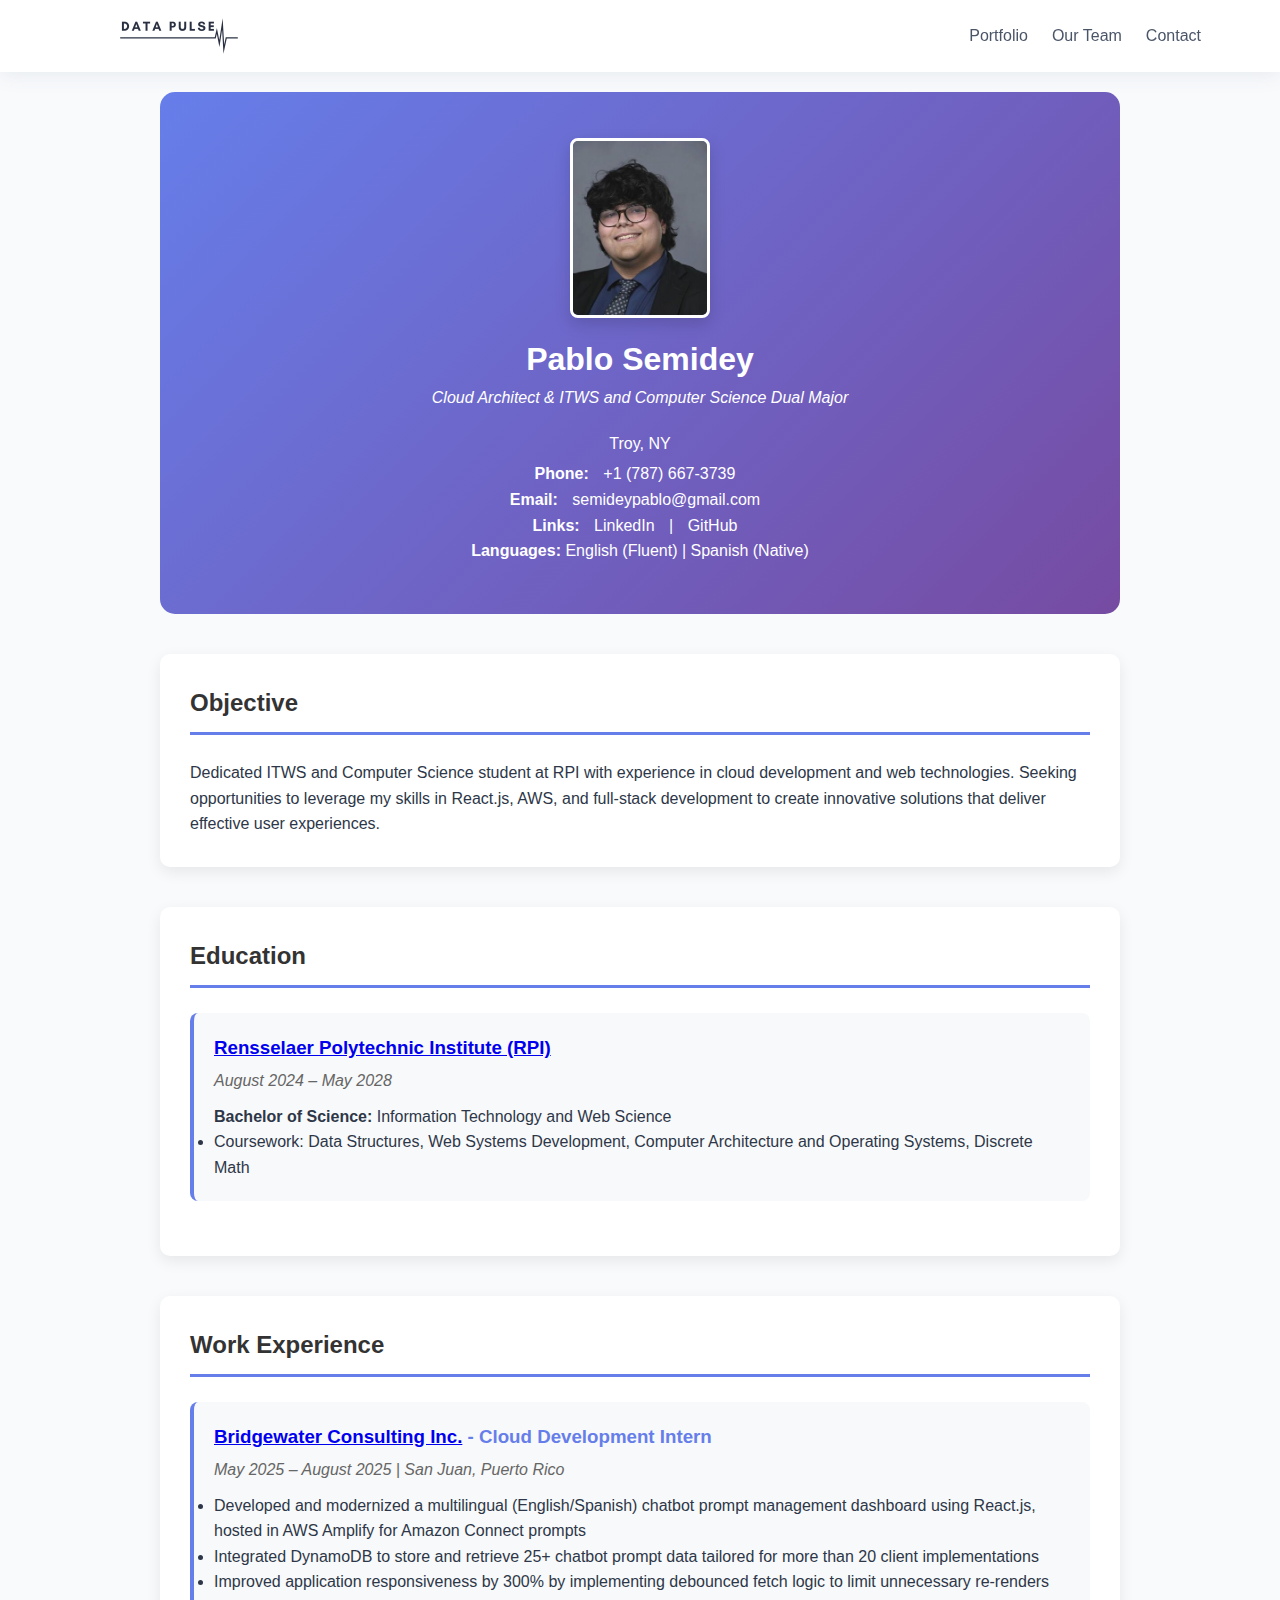
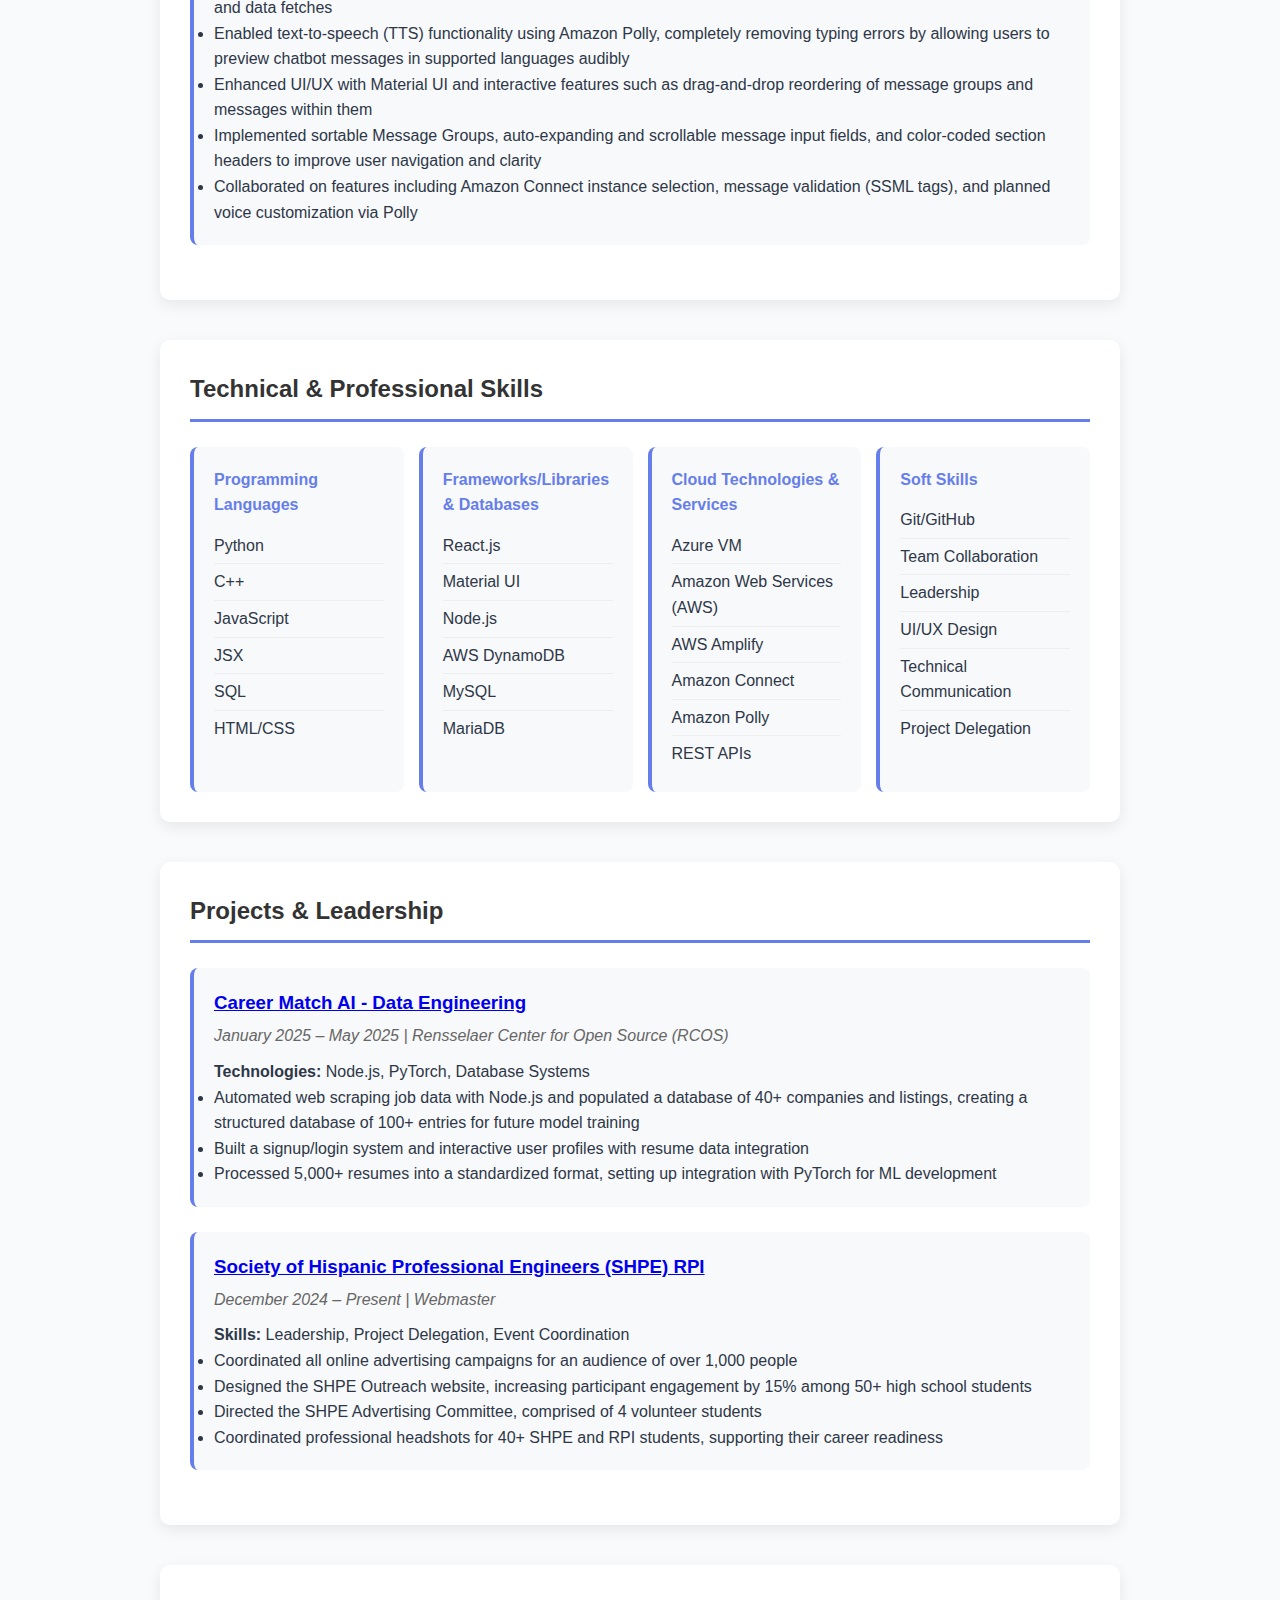
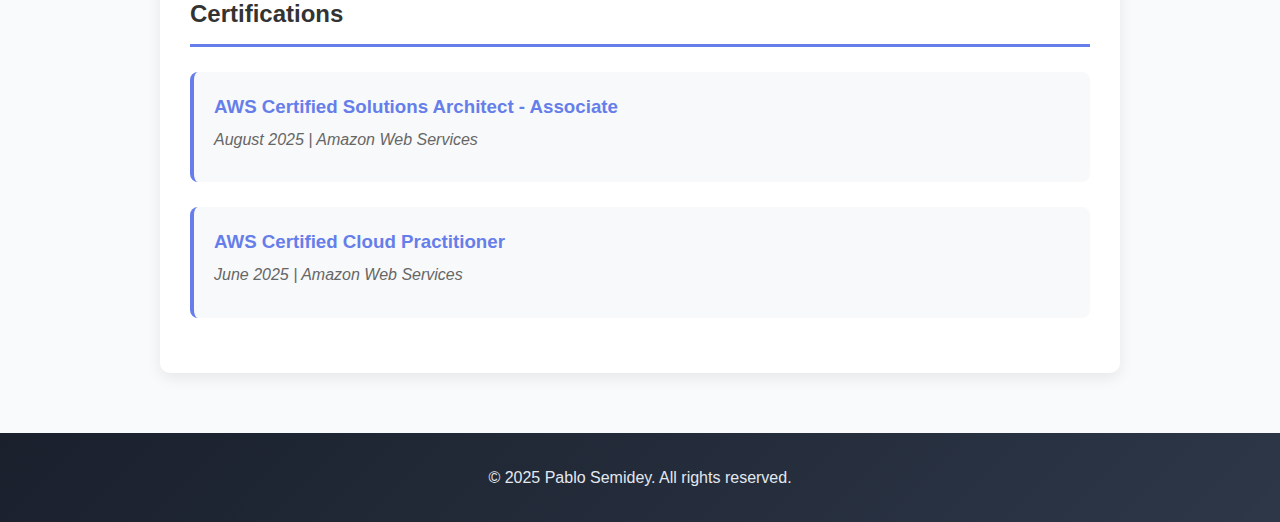
<file: lab1/profiles/semidp.html>
<!DOCTYPE html>
<html lang="en">
<head>
    <meta charset="UTF-8">
    <meta name="viewport" content="width=device-width, initial-scale=1.0">
    <title>Pablo Semidey - Portfolio</title>
    <link rel="stylesheet" href="../resources/styles/style.css">
    <script src="../resources/scripts/script.js"></script>
</head>
<body>
  <!-- Header -->
  <header>
    <div class="container">
      <nav>
        <div class="logo-container">
          <div class="logo-placeholder">
            <a href="../index.html">
              <img style="object-fit: cover;" src="../resources/images/team-logo2.png" alt="Team Logo">
            </a>
          </div>
        </div>            
        <ul class="nav-links"></ul>
      </nav>
    </div>
  </header>
    
    <!-- Portfolio Content with hCard Microformat -->
    <div class="portfolio-container vcard">
        <!-- Profile Header -->
        <div class="profile-header white-profile">
            <div class="profile-photo headshot">
                <img src="../resources/images/pablo-headshot.jpg" alt="Portrait of Pablo Semidey">
            </div>
            <h1 class="fn">Pablo Semidey</h1>
            <div class="title">Cloud Architect &amp; ITWS and Computer Science Dual Major</div>
            <div class="org hidden">Team Legacy</div>
            
            <!-- Contact Info -->
            <div class="contact-info">
                <div class="adr">
                 Troy, NY
                </div>
                <div class="tel">
                <strong>Phone:</strong> 
                <a href="tel:+17876673739" class="value">+1 (787) 667-3739</a>
                </div>
                <div class="email">
                <strong>Email:</strong> 
                <a href="mailto:semideypablo@gmail.com">semideypablo@gmail.com</a>
                </div>
                <div class="links">
                <strong>Links:</strong>
                <a href="https://www.linkedin.com/in/pablo-semidey/" target="_blank">LinkedIn</a> | 
                <a href="https://github.com/pablosemidey" target="_blank">GitHub</a>
                <div><strong>Languages: </strong>English (Fluent)     |     Spanish (Native)</div>
                </div>
            </div>
        </div>

        <!-- Objective Statement -->
        <div class="section">
            <h2>Objective</h2>
            <p class="note">Dedicated ITWS and Computer Science student at RPI with experience in cloud development and web technologies. Seeking opportunities to leverage my skills in React.js, AWS, and full-stack development to create innovative solutions that deliver effective user experiences.</p>
        </div>

        <!-- Education Section -->
        <div class="section">
            <h2>Education</h2>
            
            <div class="education-item">
                <h3><a href="https://www.rpi.edu" target="_blank">Rensselaer Polytechnic Institute (RPI)</a></h3>
                <div class="date-range">August 2024 – May 2028</div>
                <p><strong>Bachelor of Science:</strong> Information Technology and Web Science</p>
                <ul>
                    <li>Coursework: Data Structures, Web Systems Development, Computer Architecture and Operating Systems, Discrete Math</li>
                </ul>
            </div>
        </div>

        <!-- Work Experience Section -->
        <div class="section">
            <h2>Work Experience</h2>
            
            <div class="experience-item">
                <h3><a href="https://www.bridgewaterconsulting.com/" target="_blank">Bridgewater Consulting Inc.</a> - Cloud Development Intern</h3>
                <div class="date-range">May 2025 – August 2025 | San Juan, Puerto Rico</div>
                <ul>
                    <li>Developed and modernized a multilingual (English/Spanish) chatbot prompt management dashboard using React.js, hosted in AWS Amplify for Amazon Connect prompts</li>
                    <li>Integrated DynamoDB to store and retrieve 25+ chatbot prompt data tailored for more than 20 client implementations</li>
                    <li>Improved application responsiveness by 300% by implementing debounced fetch logic to limit unnecessary re-renders and data fetches</li>
                    <li>Enabled text-to-speech (TTS) functionality using Amazon Polly, completely removing typing errors by allowing users to preview chatbot messages in supported languages audibly</li>
                    <li>Enhanced UI/UX with Material UI and interactive features such as drag-and-drop reordering of message groups and messages within them</li>
                    <li>Implemented sortable Message Groups, auto-expanding and scrollable message input fields, and color-coded section headers to improve user navigation and clarity</li>
                    <li>Collaborated on features including Amazon Connect instance selection, message validation (SSML tags), and planned voice customization via Polly</li>
                </ul>
            </div>
        </div>

        <!-- Skills Section -->
        <div class="section">
            <h2>Technical & Professional Skills</h2>
            <div class="skills-grid">
                <div class="skill-category">
                    <h4>Programming Languages</h4>
                    <ul class="skill-list">
                        <li>Python</li>
                        <li>C++</li>
                        <li>JavaScript</li>
                        <li>JSX</li>
                        <li>SQL</li>
                        <li>HTML/CSS</li>
                    </ul>
                </div>
                
                <div class="skill-category">
                    <h4>Frameworks/Libraries & Databases</h4>
                    <ul class="skill-list">
                        <li>React.js</li>
                        <li>Material UI</li>
                        <li>Node.js</li>
                        <li>AWS DynamoDB</li>                        
                        <li>MySQL</li>
                        <li>MariaDB</li>
                    </ul>
                </div>
                <div class="skill-category">
                    <h4>Cloud Technologies & Services</h4>
                    <ul class="skill-list">
                        <li>Azure VM</li>
                        <li>Amazon Web Services (AWS)</li>
                        <li>AWS Amplify</li>
                        <li>Amazon Connect</li>
                        <li>Amazon Polly</li>
                        <li>REST APIs</li>
                    </ul>
                </div>
                
                <div class="skill-category">
                    <h4>Soft Skills</h4>
                    <ul class="skill-list">
                        <li>Git/GitHub</li>
                        <li>Team Collaboration</li>
                        <li>Leadership</li>
                        <li>UI/UX Design</li>
                        <li>Technical Communication</li>
                        <li>Project Delegation</li>
                    </ul>
                </div>
            </div>
        </div>

        <!-- Projects Section -->
        <div class="section">
            <h2>Projects & Leadership</h2>
            
            <div class="project-item">
                <h3><a href="https://github.com/rcos" target="_blank">Career Match AI - Data Engineering</a></h3>
                <div class="date-range">January 2025 – May 2025 | Rensselaer Center for Open Source (RCOS)</div>
                <p><strong>Technologies:</strong> Node.js, PyTorch, Database Systems</p>
                <ul>
                    <li>Automated web scraping job data with Node.js and populated a database of 40+ companies and listings, creating a structured database of 100+ entries for future model training</li>
                    <li>Built a signup/login system and interactive user profiles with resume data integration</li>
                    <li>Processed 5,000+ resumes into a standardized format, setting up integration with PyTorch for ML development</li>
                </ul>
            </div>

            <div class="project-item">
                <h3><a href="https://shpe.org" target="_blank">Society of Hispanic Professional Engineers (SHPE) RPI</a></h3>
                <div class="date-range">December 2024 – Present | Webmaster</div>
                <p><strong>Skills:</strong> Leadership, Project Delegation, Event Coordination</p>
                <ul>
                    <li>Coordinated all online advertising campaigns for an audience of over 1,000 people</li>
                    <li>Designed the SHPE Outreach website, increasing participant engagement by 15% among 50+ high school students</li>
                    <li>Directed the SHPE Advertising Committee, comprised of 4 volunteer students</li>
                    <li>Coordinated professional headshots for 40+ SHPE and RPI students, supporting their career readiness</li>
                </ul>
            </div>
        </div>

        <!-- Certifications Section -->
        <div class="section">
            <h2>Certifications</h2>
            
            <div class="project-item">
                <h3>AWS Certified Solutions Architect - Associate</h3>
                <div class="date-range">August 2025 | Amazon Web Services</div>
            </div>

            <div class="project-item">
                <h3>AWS Certified Cloud Practitioner</h3>
                <div class="date-range">June 2025 | Amazon Web Services</div>
            </div>
        </div>
    </div>

    <!-- Footer -->
    <footer>
        <div class="container">
            <p>&copy; 2025 Pablo Semidey. All rights reserved.</p>
        </div>
    </footer>
</body>
</html>
</file>
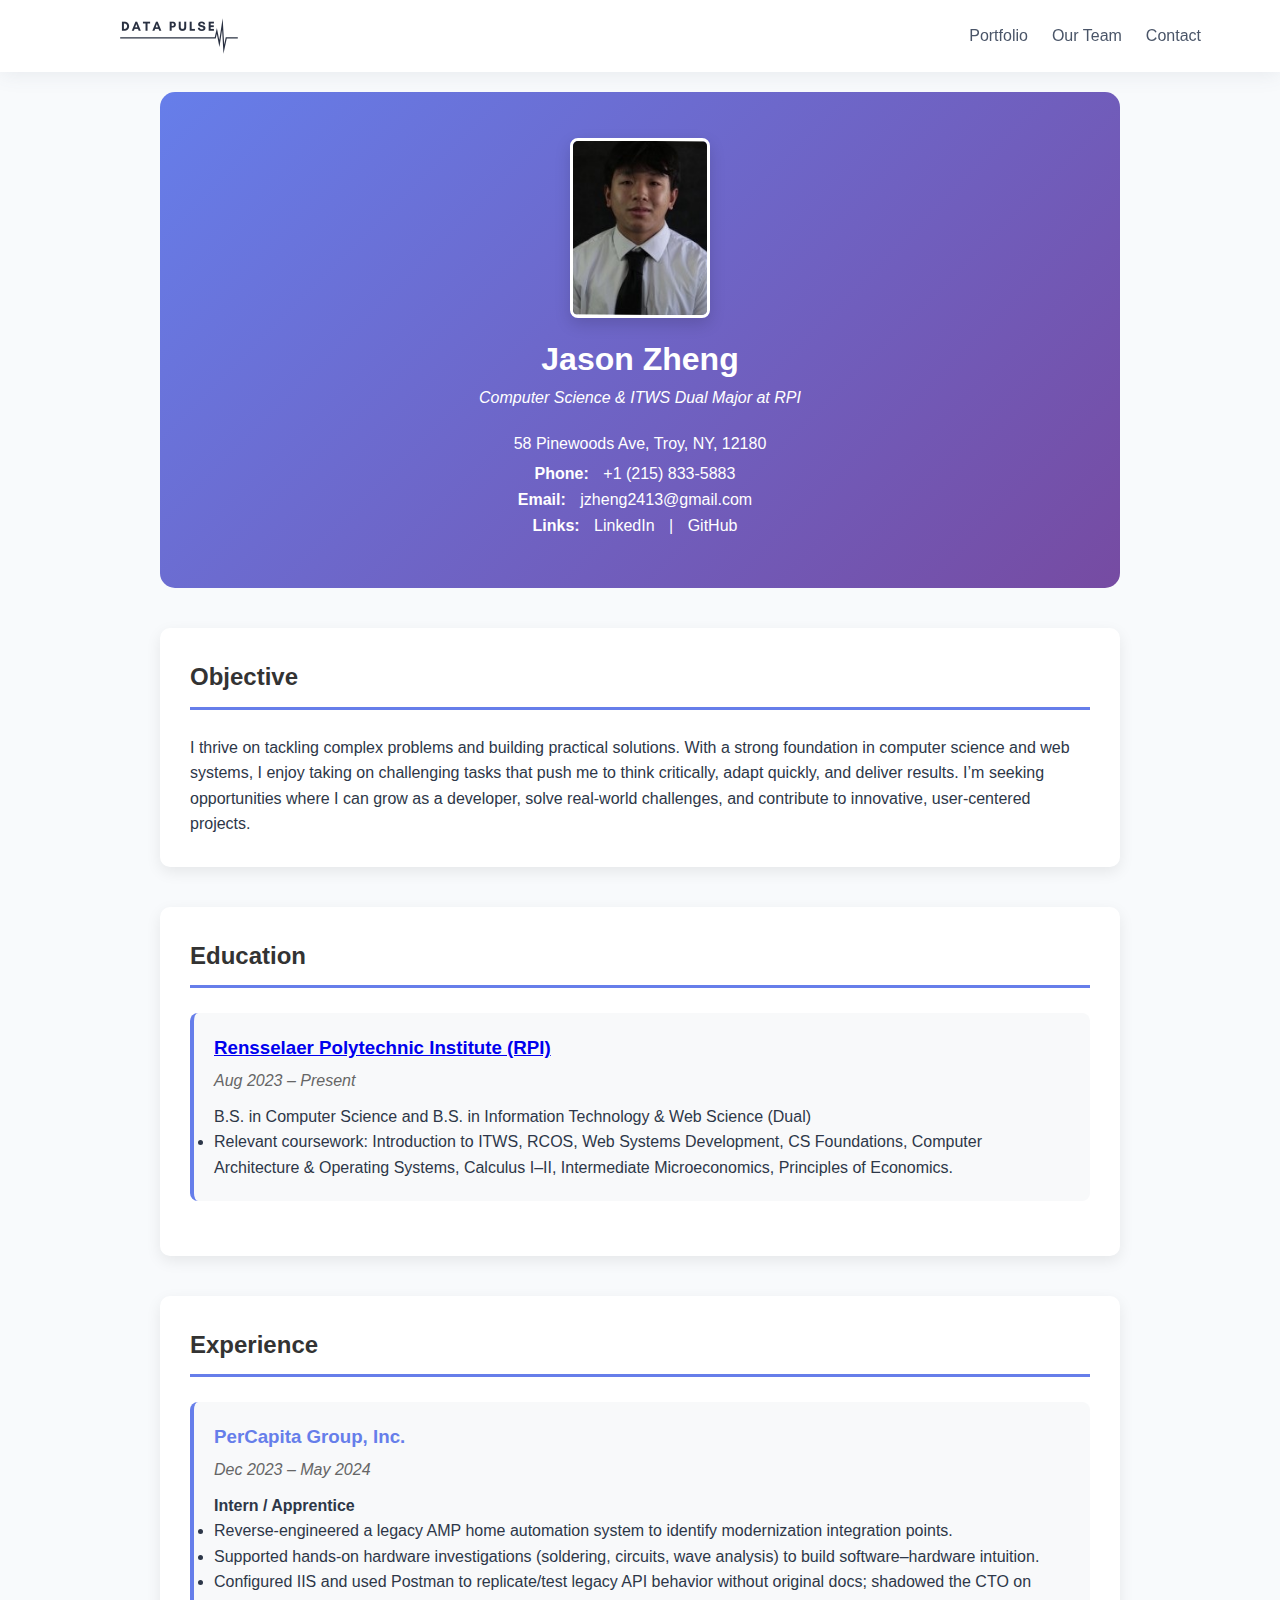
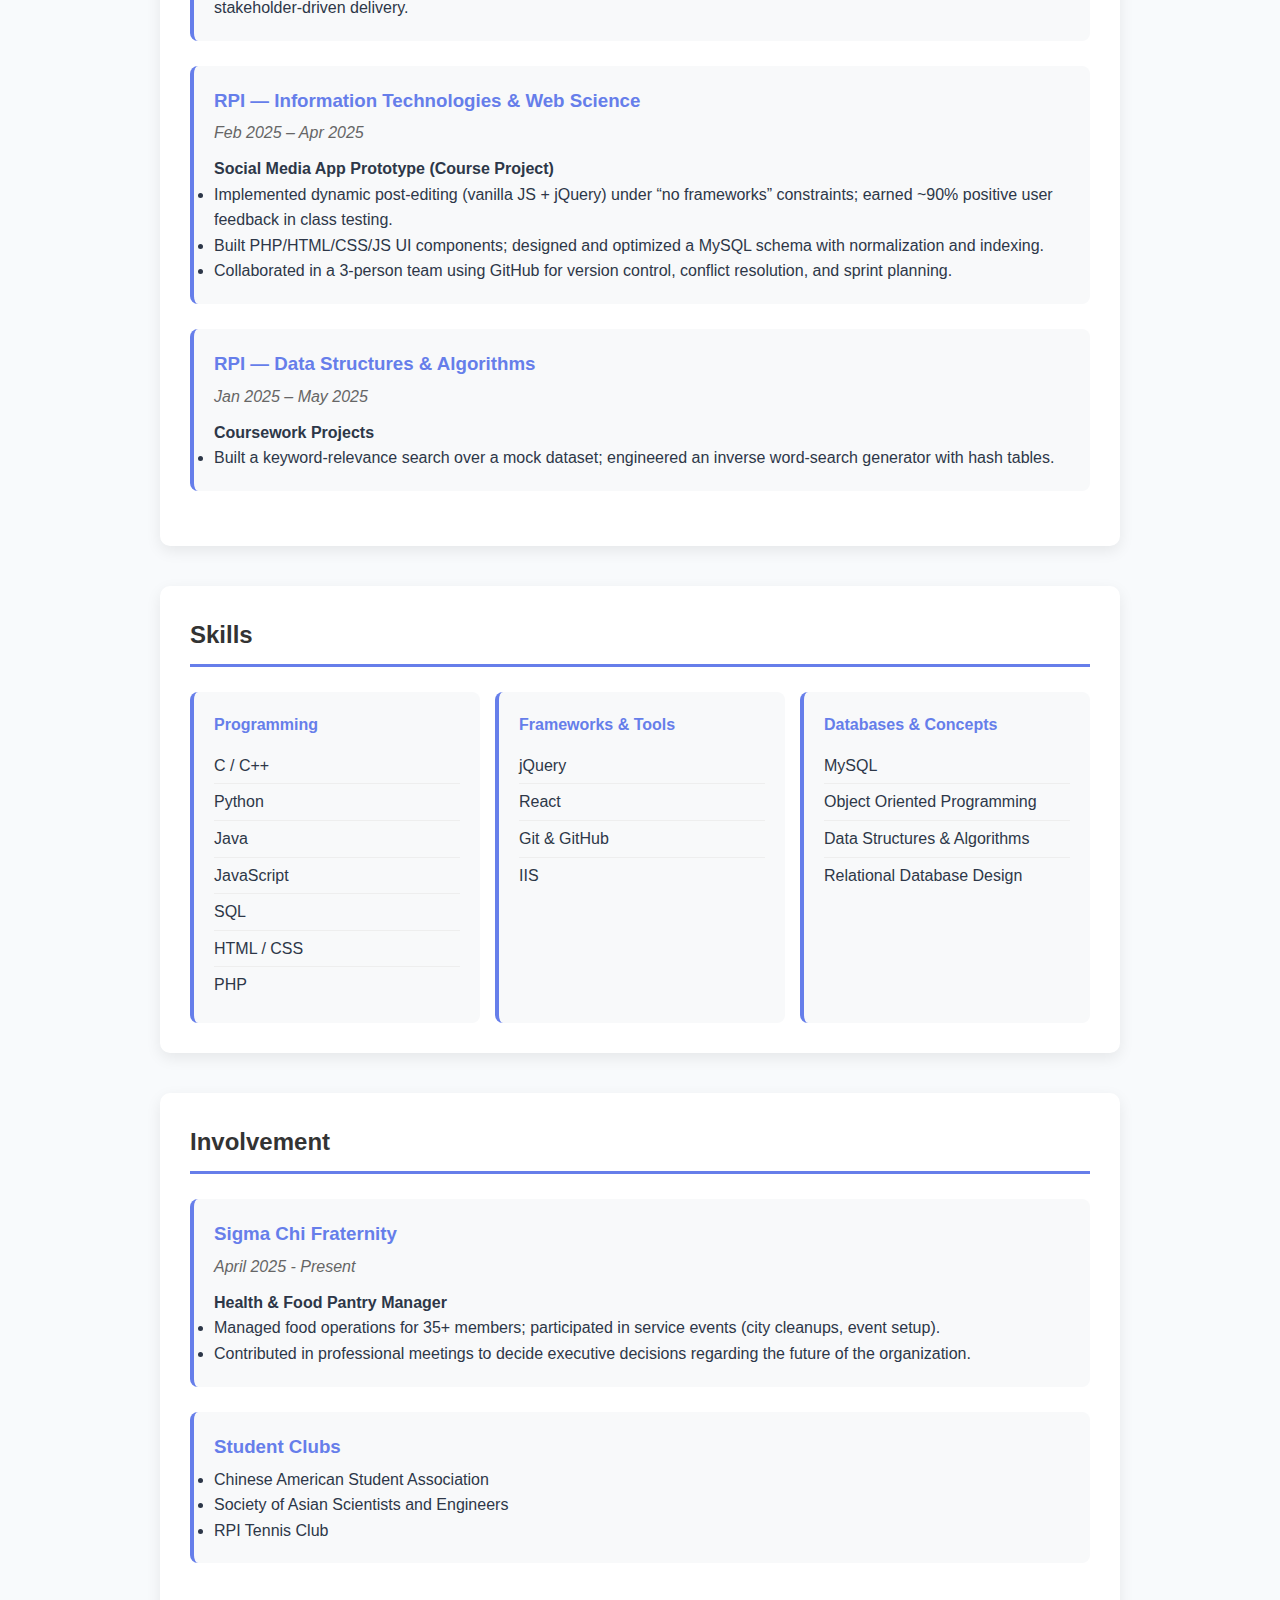
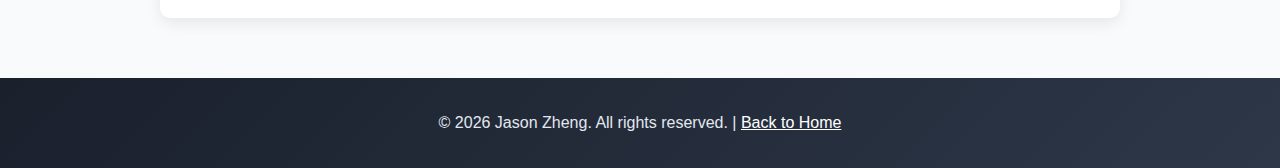
<file: lab1/profiles/zhengj12.html>
<!DOCTYPE html>
<html lang="en">

<head>
    <meta charset="UTF-8" />
    <meta name="viewport" content="width=device-width, initial-scale=1.0" />
    <title>Jason Zheng - Portfolio</title>
    <link rel="stylesheet" href="../resources/styles/style.css" />
    <script src="../resources/scripts/script.js" defer></script>
    <meta name="description" content="Résumé page for Jason Zheng" />
</head>

<body>
  <!-- Header -->
  <header>
    <div class="container">
      <nav>
        <div class="logo-container">
          <div class="logo-placeholder">
            <a href="../index.html">
              <img style="object-fit: cover;" src="../resources/images/team-logo2.png" alt="Team Logo">
            </a>
          </div>
        </div>            
        <ul class="nav-links"></ul>
      </nav>
    </div>
  </header>

    <!-- Resume Content with hCard Microformat -->
    <div class="portfolio-container vcard">
        <!-- Profile Header -->
        <div class="profile-header white-profile">
            <div class="profile-photo headshot">
                <img src="../resources/images/jason.jpg" alt="Jason Headshot">
            </div>
            <h1 class="fn">Jason Zheng</h1>
            <div class="title">Computer Science &amp; ITWS Dual Major at RPI</div>
            <div class="org hidden">DataPulse</div>

            <!-- Contact Info -->
            <div class="contact-info">
                <div class="adr">58 Pinewoods Ave, Troy, NY, 12180</div>
                <div class="tel">
                    <strong>Phone:</strong>
                    <a href="tel:+12158335883" class="value">+1 (215) 833-5883</a>
                </div>
                <div class="email">
                    <strong>Email:</strong>
                    <a href="mailto:jzheng2413@gmail.com">jzheng2413@gmail.com</a>
                </div>
                <div class="links">
                    <strong>Links:</strong>
                    <a href="https://www.linkedin.com/in/jason-zheng-3254762a0/" target="_blank"
                        rel="noopener">LinkedIn</a> |
                    <a href="https://github.com/Jason-Z1" target="_blank" rel="noopener">GitHub</a>
                </div>
            </div>
        </div>

        <!-- Objective -->
        <div class="section">
            <h2>Objective</h2>
            <p>
                I thrive on tackling complex problems and building practical solutions.
                With a strong foundation in computer science and web systems, I enjoy
                taking on challenging tasks that push me to think critically, adapt
                quickly, and deliver results. I’m seeking opportunities where I can
                grow as a developer, solve real-world challenges, and contribute to
                innovative, user-centered projects.
            </p>
        </div>

        <!-- Education -->
        <div class="section">
            <h2>Education</h2>

            <div class="education-item">
                <h3><a href="https://www.rpi.edu/" target="_blank" rel="noopener">Rensselaer Polytechnic Institute
                        (RPI)</a></h3>
                <div class="date-range">Aug 2023 – Present</div>
                <p>B.S. in Computer Science and B.S. in Information Technology &amp; Web Science (Dual)</p>
                <ul>
                    <li>Relevant coursework: Introduction to ITWS, RCOS, Web Systems Development, CS Foundations,
                        Computer Architecture &amp; Operating Systems, Calculus I–II, Intermediate Microeconomics,
                        Principles of Economics.</li>
                </ul>
            </div>
        </div>

        <!-- Experience / Projects -->
        <div class="section">
            <h2>Experience</h2>

            <div class="experience-item">
                <h3>PerCapita Group, Inc.</h3>
                <div class="date-range">Dec 2023 – May 2024</div>
                <p><strong>Intern / Apprentice</strong></p>
                <ul>
                    <li>Reverse-engineered a legacy AMP home automation system to identify modernization integration
                        points.</li>
                    <li>Supported hands-on hardware investigations (soldering, circuits, wave analysis) to build
                        software–hardware intuition.</li>
                    <li>Configured IIS and used Postman to replicate/test legacy API behavior without original docs;
                        shadowed the CTO on stakeholder-driven delivery.</li>
                </ul>
            </div>

            <div class="experience-item">
                <h3>RPI — Information Technologies &amp; Web Science</h3>
                <div class="date-range">Feb 2025 – Apr 2025</div>
                <p><strong>Social Media App Prototype (Course Project)</strong></p>
                <ul>
                    <li>Implemented dynamic post-editing (vanilla JS + jQuery) under “no frameworks” constraints; earned
                        ~90% positive user feedback in class testing.</li>
                    <li>Built PHP/HTML/CSS/JS UI components; designed and optimized a MySQL schema with normalization
                        and indexing.</li>
                    <li>Collaborated in a 3-person team using GitHub for version control, conflict resolution, and
                        sprint planning.</li>
                </ul>
            </div>

            <div class="experience-item">
                <h3>RPI — Data Structures &amp; Algorithms</h3>
                <div class="date-range">Jan 2025 – May 2025</div>
                <p><strong>Coursework Projects</strong></p>
                <ul>
                    <li>Built a keyword-relevance search over a mock dataset; engineered an inverse word-search
                        generator with hash tables.</li>
                </ul>
            </div>
        </div>

        <!-- Skills -->
        <div class="section">
            <h2>Skills</h2>
            <div class="skills-grid">
                <div class="skill-category">
                    <h4>Programming</h4>
                    <ul class="skill-list">
                        <li>C / C++</li>
                        <li>Python</li>
                        <li>Java</li>
                        <li>JavaScript</li>
                        <li>SQL</li>
                        <li>HTML / CSS</li>
                        <li>PHP</li>
                    </ul>
                </div>
                <div class="skill-category">
                    <h4>Frameworks &amp; Tools</h4>
                    <ul class="skill-list">
                        <li>jQuery</li>
                        <li>React</li>
                        <li>Git &amp; GitHub</li>
                        <li>IIS</li>
                    </ul>
                </div>
                <div class="skill-category">
                    <h4>Databases &amp; Concepts</h4>
                    <ul class="skill-list">
                        <li>MySQL</li>
                        <li>Object Oriented Programming</li>
                        <li>Data Structures &amp; Algorithms</li>
                        <li>Relational Database Design</li>
                    </ul>
                </div>
            </div>
        </div>

        <!-- Involvement -->
        <div class="section">
            <h2>Involvement</h2>
            <div class="experience-item">
                <h3>Sigma Chi Fraternity</h3>
                <div class="date-range">April 2025 - Present</div>
                <p><strong>Health &amp; Food Pantry Manager</strong></p>
                <ul>
                    <li>Managed food operations for 35+ members; participated in service events (city cleanups, event
                        setup).</li>
                    <li>Contributed in professional meetings to decide executive decisions regarding the future of the
                        organization.</li>
                </ul>

            </div>
            <div class="experience-item">
                <h3>Student Clubs</h3>
                <ul>
                    <li>Chinese American Student Association</li>
                    <li>Society of Asian Scientists and Engineers</li>
                    <li>RPI Tennis Club</li>
                </ul>
            </div>
        </div>
    </div>

    <!-- Footer -->
    <footer>
        <div class="container">
            <p>© <span id="year"></span> Jason Zheng. All rights reserved. |
                <a href="../index.html" style="color:white; text-decoration:underline;">Back to Home</a>
            </p>
        </div>
    </footer>
</body>

</html>
</file>
<file: lab1/resources/styles/style.css>
* {
    margin: 0;
    padding: 0;
    box-sizing: border-box;
}

/* Global Styles - Updated color palette */
body {
    font-family: 'Arial', sans-serif;
    line-height: 1.6;
    color: #2d3748;
    background-color: #f8fafc;
}

.container {
    width: 90%;
    max-width: 1200px;
    margin: 0 auto;
    padding: 0 15px;
}

/* Header Styles - Clean white with subtle shadow */
header {
    background-color: #ffffff;
    box-shadow: 0 2px 20px rgba(74, 85, 104, 0.1);
    position: sticky;
    top: 0;
    z-index: 100;
}

nav {
    display: flex;
    justify-content: space-between;
    align-items: center;
    padding: 1rem 0;
}

.logo-container {
    display: flex;
    align-items: center;

}



/* Logo Image Styling */
.logo-placeholder img {
    width: 200px;
    height: 40px;
    border-radius: 6px;
    object-fit: contain;
    display: block;
}

/* Portfolio Project Images */
.project-image img {
    width: 100%;
    height: 200px;
    object-fit: cover;
    display: block;
    border-bottom: 1px solid #e2e8f0;
    transition: transform 0.3s ease;
}

.project:hover .project-image img {
    transform: scale(1.05);
}

.team-name {
    font-size: 1.5rem;
    font-weight: bold;
    color: #1a202c;
    margin-left: 12px;
}

.nav-links {
    display: flex;
    list-style: none;
}

.nav-links li {
    margin-left: 1.5rem;
}

.nav-links a {
    text-decoration: none;
    color: #4a5568;
    font-weight: 500;
    transition: color 0.3s;
}

.nav-links a:hover {
    color: #667eea;
}

/* Hero Section - gradient */
.hero {
    padding: 4rem 0;
    text-align: center;
    background: linear-gradient(135deg, #667eea 0%, #764ba2 100%);
    color: white;
}

.slogan {
    font-size: 1.8rem;
    margin-bottom: 1.5rem;
    font-style: italic;
    text-shadow: 0 2px 4px rgba(0, 0, 0, 0.2);
}

.cta-button {
    display: inline-block;
    padding: 0.8rem 2rem;
    background: linear-gradient(135deg, #f093fb 0%, #f5576c 100%);
    color: white;
    text-decoration: none;
    border-radius: 25px;
    font-weight: bold;
    transition: all 0.3s;
    box-shadow: 0 4px 15px rgba(245, 87, 108, 0.3);
}

.cta-button:hover {
    transform: translateY(-2px);
    box-shadow: 0 8px 25px rgba(245, 87, 108, 0.4);
}

/* Portfolio Section */
.portfolio {
    padding: 4rem 0;
    background-color: #ffffff;
}

.section-title {
    text-align: center;
    margin-bottom: 3rem;
    color: #1a202c;
    position: relative;
    font-size: 2.2rem;
}

.section-title::after {
    content: '';
    display: block;
    width: 50px;
    height: 3px;
    background: linear-gradient(90deg, #667eea, #764ba2);
    margin: 10px auto;
    border-radius: 2px;
}

.projects {
    display: grid;
    grid-template-columns: repeat(auto-fit, minmax(300px, 1fr));
    gap: 2rem;
}

.project {
    background-color: #ffffff;
    border-radius: 12px;
    overflow: hidden;
    box-shadow: 0 8px 30px rgba(74, 85, 104, 0.1);
    transition: all 0.3s;
    border: 1px solid #e2e8f0;
}

.project:hover {
    transform: translateY(-8px);
    box-shadow: 0 20px 40px rgba(74, 85, 104, 0.15);
}

.project-image {
    height: 200px;
    background-color: #f1f5f9;
    display: flex;
    align-items: center;
    justify-content: center;
    color: #a0aec0;
}

.project-info {
    padding: 1.5rem;
}

.project-title {
    font-size: 1.2rem;
    margin-bottom: 0.5rem;
    color: #1a202c;
    font-weight: 600;
}

.project-info p {
    color: #4a5568;
    line-height: 1.6;
}

/* Team Section */
.team {
    padding: 4rem 0;
    background: linear-gradient(135deg, #f8fafc 0%, #e2e8f0 100%);
}

.team-members {
    display: grid;
    grid-template-columns: repeat(auto-fit, minmax(250px, 1fr));
    gap: 2rem;
}

.member {
    text-align: center;
    background-color: white;
    padding: 1.5rem;
    border-radius: 12px;
    box-shadow: 0 8px 30px rgba(74, 85, 104, 0.1);
    transition: transform 0.3s;
    border: 1px solid #e2e8f0;
}

.member:hover {
    transform: translateY(-5px);
    box-shadow: 0 15px 35px rgba(74, 85, 104, 0.15);
}

.member-photo {
    width: 150px;
    height: 150px;
    border-radius: 50%;
    background: linear-gradient(135deg, #f1f5f9, #e2e8f0);
    margin: 0 auto 1rem;
    display: flex;
    align-items: center;
    justify-content: center;
    overflow: hidden;
    border: 3px solid #e2e8f0;
}

.member-photo img {
    width: 100%;
    height: 100%;
    object-fit: cover;
}

.member-name {
    font-size: 1.2rem;
    margin-bottom: 0.5rem;
    color: #1a202c;
    font-weight: 600;
}

.member .title {
    color: #667eea;
    font-weight: 500;
    margin-bottom: 1rem;
}

.member-link {
    display: inline-block;
    margin-top: 1rem;
    padding: 0.5rem 1rem;
    background: linear-gradient(135deg, #667eea 0%, #764ba2 100%);
    color: white;
    text-decoration: none;
    border-radius: 20px;
    transition: all 0.3s;
    font-weight: 500;
}

.member-link:hover {
    transform: translateY(-2px);
    box-shadow: 0 5px 15px rgba(102, 126, 234, 0.3);
}

/* Footer */
footer {
    background: linear-gradient(135deg, #1a202c 0%, #2d3748 100%);
    color: #e2e8f0;
    padding: 2rem 0;
    text-align: center;
}

footer .fn.org {
    color: #ffffff;
    font-size: 1.4rem;
    margin-bottom: 1rem;
}

footer .email a,
footer .url a {
    color: #667eea;
}

footer .email a:hover,
footer .url a:hover {
    color: #f093fb;
}

/* Responsive Design */
@media (max-width: 768px) {
    .nav-links {
        display: none;
    }

    .hero {
        padding: 2rem 0;
    }

    .slogan {
        font-size: 1.5rem;
    }
}

/* Basic hCard styling to maintain visual consistency */
.vcard {
    margin: 10px 0;
}

.vcard .fn {
    font-weight: bold;
    color: #1a202c;
}

.vcard .title {
    font-style: italic;
    color: #667eea;
}

.vcard .adr {
    margin: 5px 0;
    color: #4a5568;
}

.vcard .email a,
.vcard .url a {
    color: #667eea;
    text-decoration: none;
}

.vcard .email a:hover,
.vcard .url a:hover {
    text-decoration: underline;
    color: #f093fb;
}

/* Portfolio-specific styles */
.portfolio-container {
    max-width: 1000px;
    margin: 0 auto;
    padding: 20px;
    line-height: 1.6;
}

.profile-header {
    text-align: center;
    margin-bottom: 40px;
    padding: 30px;
    background: linear-gradient(135deg, #667eea 0%, #764ba2 100%);
    border-radius: 15px;
    color: white;
}

.profile-photo {
    width: 200px;
    height: 200px;
    border-radius: 50%;
    margin: 0 auto 20px;
    border: 5px solid white;
    box-shadow: 0 8px 25px rgba(0, 0, 0, 0.2);
    display: flex;
    align-items: center;
    justify-content: center;
    background: rgba(255, 255, 255, 0.1);
    font-size: 48px;
    font-weight: bold;
}

.contact-info {
    margin: 20px 0;
}

.contact-info a {
    color: white;
    text-decoration: none;
    margin: 0 10px;
}

.contact-info a:hover {
    text-decoration: underline;
}

.section {
    margin: 40px 0;
    padding: 30px;
    background: white;
    border-radius: 10px;
    box-shadow: 0 5px 15px rgba(0, 0, 0, 0.08);
}

.section h2 {
    color: #333;
    border-bottom: 3px solid #667eea;
    padding-bottom: 10px;
    margin-bottom: 25px;
}

.experience-item,
.education-item,
.project-item {
    margin-bottom: 25px;
    padding: 20px;
    border-left: 4px solid #667eea;
    background: #f8f9fa;
    border-radius: 8px;
}

.experience-item h3,
.education-item h3,
.project-item h3 {
    color: #667eea;
    margin-bottom: 5px;
}

.date-range {
    font-style: italic;
    color: #666;
    margin-bottom: 10px;
}

.skills-grid {
    display: grid;
    grid-template-columns: repeat(auto-fit, minmax(200px, 1fr));
    gap: 15px;
}

.skill-category {
    background: #f8f9fa;
    padding: 20px;
    border-radius: 8px;
    border-left: 4px solid #667eea;
}

.skill-category h4 {
    color: #667eea;
    margin-bottom: 10px;
}

.skill-list {
    list-style: none;
    padding: 0;
}

.skill-list li {
    padding: 5px 0;
    border-bottom: 1px solid #eee;
}

.skill-list li:last-child {
    border-bottom: none;
}

/* hCard specific styling */
.vcard {
    border: none;
}

.hidden {
    display: none;
}

/* Headshot styling */
.profile-photo.headshot {
  width: 140px;          /* smaller container */
  height: 180px;         /* taller for headshot aspect */
  border-radius: 8px;    /* slight rounding instead of full circle */
  overflow: hidden;
  margin: 1rem auto;     /* center on small screens */
  border: 3px solid #fff;
  box-shadow: 0 6px 16px rgba(0, 0, 0, 0.15);
}

.profile-photo.headshot img {
  width: 100%;
  height: 100%;
  object-fit: cover;     /* keep proportions, crop overflow */
  object-position: top;  /* focus on top part of headshot */
}

/* Force white text inside the profile header */
.white-profile,
.white-profile h1,
.white-profile .title,
.white-profile .adr,
.white-profile .tel,
.white-profile .email,
.white-profile .contact-info a,
.white-profile strong {
  color: #fff !important;
}

/* Make links white + underline on hover */
.white-profile .contact-info a {
  text-decoration: none;
}
.white-profile .contact-info a:hover {
  text-decoration: underline;
}


@media (max-width: 768px) {
    .portfolio-container {
        padding: 10px;
    }

    .profile-photo {
        width: 150px;
        height: 150px;
        font-size: 36px;
    }
}
</file>
<file: lab4/resources/styles.css>
body {
    background: linear-gradient(135deg, #667eea 0%, #764ba2 100%);
    min-height: 100vh;
    font-family: 'Segoe UI', Tahoma, Geneva, Verdana, sans-serif;
    padding: 20px;
}

.container {
    max-width: 1200px;
}

.header {
    text-align: center;
    color: white;
    margin-bottom: 30px;
}

.header h1 {
    font-size: 2.5rem;
    font-weight: bold;
    text-shadow: 2px 2px 4px rgba(0,0,0,0.3);
}

.weather-card {
    background: rgba(255, 255, 255, 0.95);
    border-radius: 20px;
    padding: 30px;
    box-shadow: 0 10px 30px rgba(0,0,0,0.3);
    margin-bottom: 30px;
}

.current-weather {
    display: flex;
    align-items: center;
    justify-content: space-between;
    flex-wrap: wrap;
}

.weather-main {
    display: flex;
    align-items: center;
    gap: 20px;
}

.weather-icon {
    font-size: 80px;
}

.temperature {
    font-size: 4rem;
    font-weight: bold;
    color: #667eea;
}

.weather-details {
    display: grid;
    grid-template-columns: repeat(auto-fit, minmax(150px, 1fr));
    gap: 20px;
    margin-top: 20px;
}

.detail-item {
    background: linear-gradient(135deg, #667eea 0%, #764ba2 100%);
    color: white;
    padding: 15px;
    border-radius: 10px;
    text-align: center;
}

.detail-item i {
    font-size: 24px;
    margin-bottom: 5px;
}

.detail-label {
    font-size: 0.9rem;
    opacity: 0.9;
}

.detail-value {
    font-size: 1.3rem;
    font-weight: bold;
}

.news-section {
    background: rgba(255, 255, 255, 0.95);
    border-radius: 20px;
    padding: 30px;
    box-shadow: 0 10px 30px rgba(0,0,0,0.3);
}

.news-section h2 {
    color: #667eea;
    margin-bottom: 20px;
    font-weight: bold;
}

.news-item {
    border-left: 4px solid #667eea;
    padding: 15px;
    margin-bottom: 20px;
    background: #f8f9fa;
    border-radius: 5px;
    transition: transform 0.2s;
}

.news-item:hover {
    transform: translateX(5px);
    box-shadow: 0 5px 15px rgba(0,0,0,0.1);
}

.news-title {
    font-weight: bold;
    color: #333;
    margin-bottom: 8px;
    font-size: 1.1rem;
}

.news-description {
    color: #666;
    margin-bottom: 8px;
}

.news-source {
    color: #667eea;
    font-size: 0.9rem;
    font-weight: 500;
}

.news-date {
    color: #999;
    font-size: 0.85rem;
}

.loading {
    text-align: center;
    padding: 50px;
    color: white;
    font-size: 1.2rem;
}

.error {
    background: #f8d7da;
    color: #721c24;
    padding: 15px;
    border-radius: 10px;
    margin: 20px 0;
}

.location-btn {
    background: white;
    color: #667eea;
    border: none;
    padding: 10px 20px;
    border-radius: 25px;
    font-weight: bold;
    cursor: pointer;
    transition: all 0.3s;
    margin-top: 10px;
}

.location-btn:hover {
    background: #667eea;
    color: white;
    transform: scale(1.05);
}

.forecast {
    display: grid;
    grid-template-columns: repeat(auto-fit, minmax(120px, 1fr));
    gap: 15px;
    margin-top: 20px;
}

.forecast-item {
    background: #f8f9fa;
    padding: 15px;
    border-radius: 10px;
    text-align: center;
}

.forecast-day {
    font-weight: bold;
    color: #667eea;
    margin-bottom: 10px;
}
</file>
<file: quiz-PabloSemidey-semidp/my-restaurant/resources/css/style.css>
* {
    margin: 0;
    padding: 0;
    box-sizing: border-box;
}

body {
    font-family: Arial, sans-serif;
    background-color: #f5f5f5;
    padding: 20px;
}

header {
    text-align: center;
    margin-bottom: 40px;
    padding: 20px;
    background-color: #2c3e50;
    color: white;
    border-radius: 8px;
}

header h1 {
    font-size: 2.5em;
    margin-bottom: 10px;
}

header p {
    font-size: 1.1em;
    opacity: 0.9;
}

main {
    max-width: 1200px;
    margin: 0 auto;
    background-color: white;
    padding: 20px;
    border-radius: 8px;
    box-shadow: 0 2px 10px rgba(0, 0, 0, 0.1);
}

#loading {
    text-align: center;
    padding: 20px;
    font-size: 1.2em;
    color: #666;
}

table {
    width: 100%;
    border-collapse: collapse;
}

thead {
    background-color: #e67e22;
    color: white;
}

th {
    padding: 15px;
    text-align: left;
    font-weight: bold;
    border: 1px solid #ddd;
}

td {
    padding: 15px;
    border: 1px solid #ddd;
}

tbody tr:hover {
    background-color: #f9f9f9;
}

tbody tr:nth-child(even) {
    background-color: #f2f2f2;
}

.image-cell {
    padding: 8px;
    text-align: center;
}

.image-cell img {
    width: 100px;
    height: 100px;
    object-fit: cover;
    border-radius: 8px;
}

.category-badge {
    display: inline-block;
    padding: 5px 12px;
    border-radius: 20px;
    font-size: 0.9em;
    font-weight: bold;
    color: white;
}

.vegan {
    background-color: #27ae60;
}

.vegetarian {
    background-color: #f39c12;
}

.non-vegetarian {
    background-color: #c0392b;
}

.price {
    font-weight: bold;
    color: #e67e22;
    font-size: 1.1em;
}

footer {
    text-align: center;
    margin-top: 40px;
    padding: 20px;
    color: #666;
}
</file>
